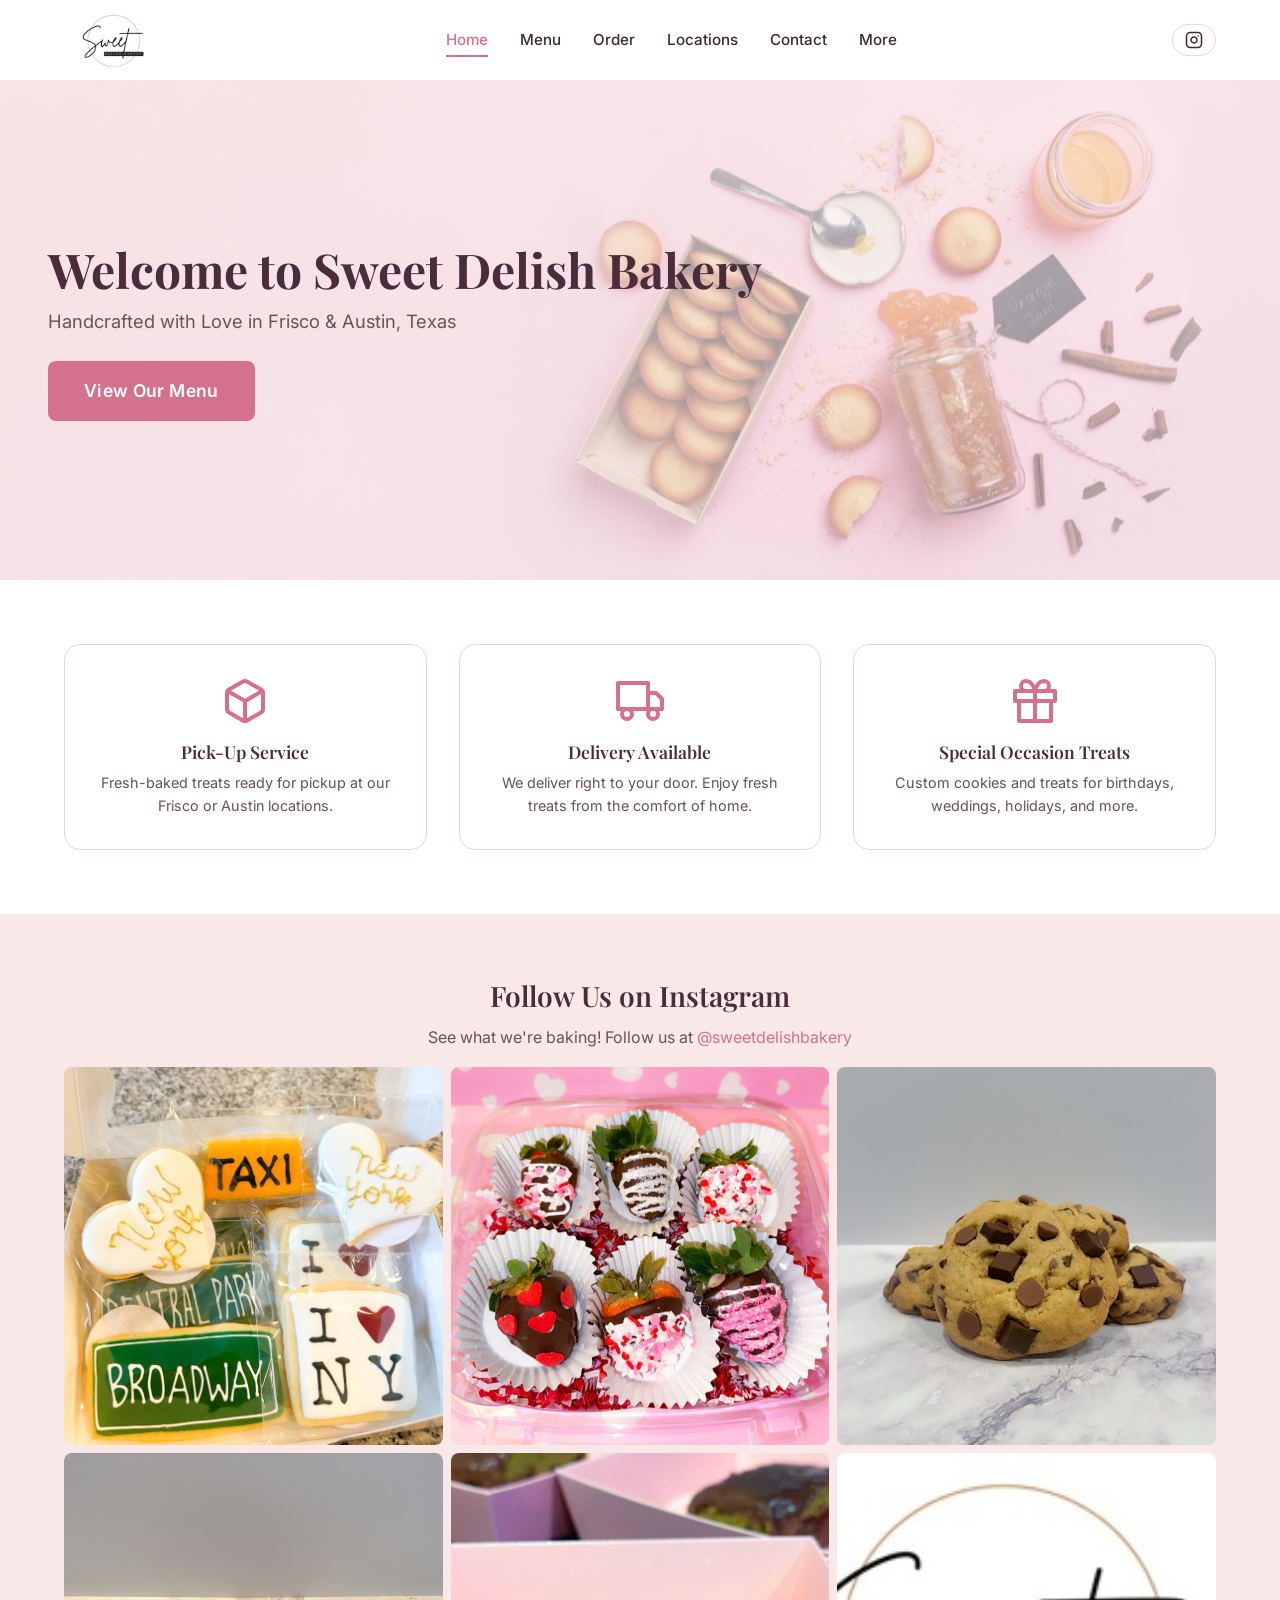
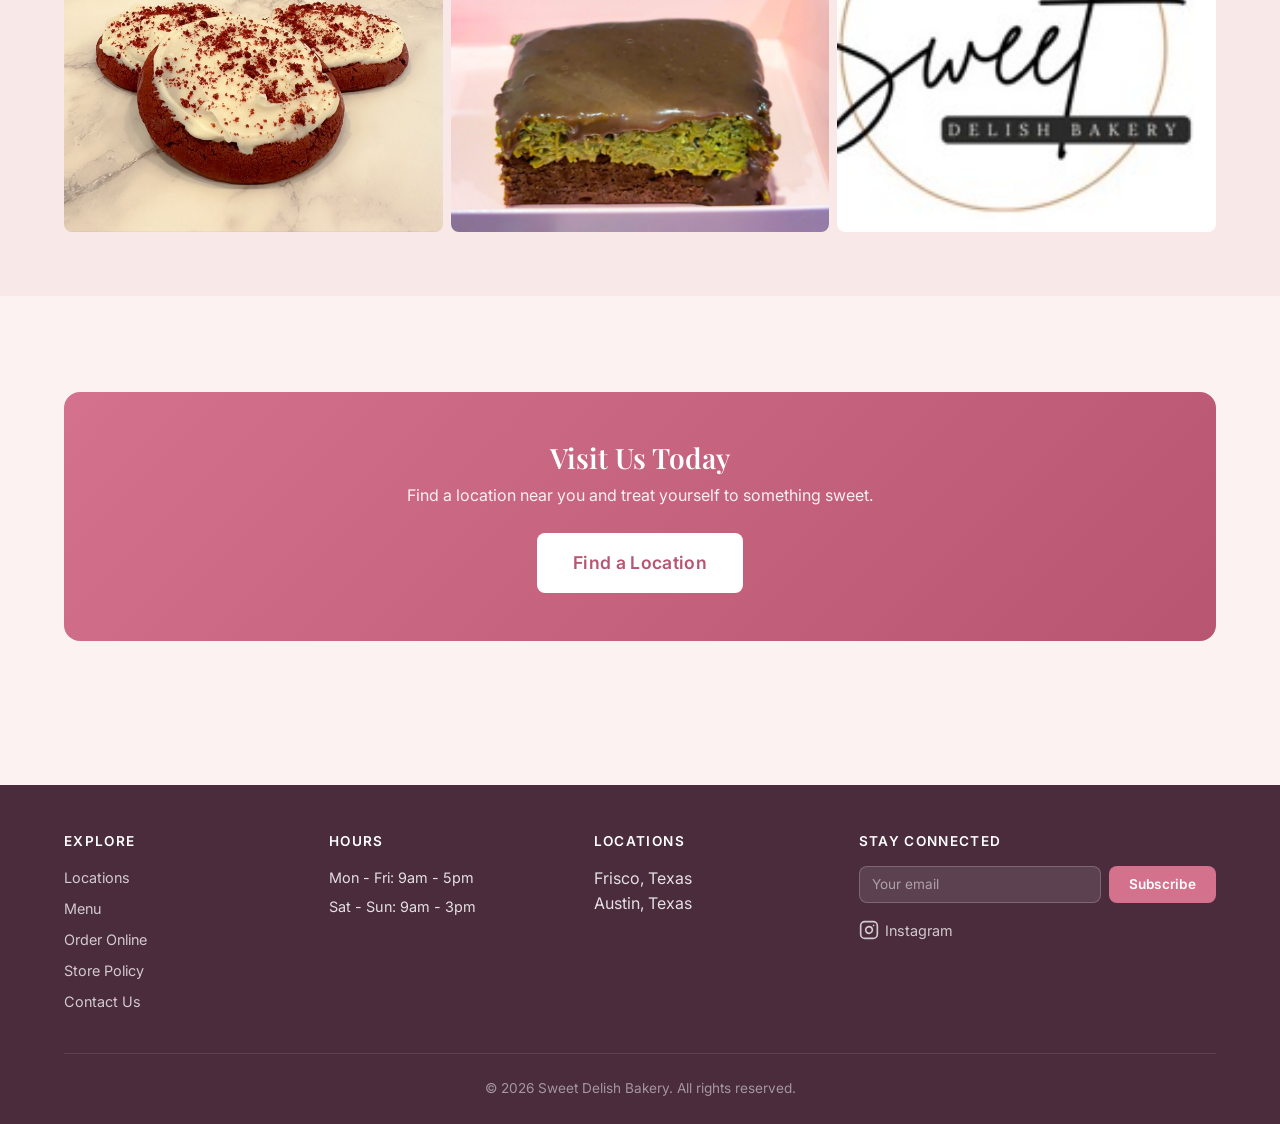
<file: index.html>
<!DOCTYPE html>
<html lang="en">
<head>
  <meta charset="UTF-8">
  <meta name="viewport" content="width=device-width, initial-scale=1.0">
  <title>Sweet Delish Bakery — Handcrafted Cookies &amp; Treats in Frisco &amp; Austin, TX</title>
  <meta name="description" content="Handcrafted cookies, brownies, and chocolate-covered treats made with fresh, halal/kosher ingredients. Visit us in Frisco and Austin, Texas.">
  <link rel="canonical" href="https://sweetdelishbakeryllc.com/">

  <!-- Open Graph -->
  <meta property="og:title" content="Sweet Delish Bakery — Handcrafted Cookies &amp; Treats in Frisco &amp; Austin, TX">
  <meta property="og:description" content="Handcrafted cookies, brownies, and chocolate-covered treats made with fresh, halal/kosher ingredients. Visit us in Frisco and Austin, Texas.">
  <meta property="og:image" content="https://sweetdelishbakeryllc.com/images/hero-slide-1.jpg">
  <meta property="og:url" content="https://sweetdelishbakeryllc.com/">
  <meta property="og:type" content="website">
  <meta property="og:locale" content="en_US">
  <meta property="og:site_name" content="Sweet Delish Bakery">

  <!-- Twitter Card -->
  <meta name="twitter:card" content="summary_large_image">
  <meta name="twitter:title" content="Sweet Delish Bakery — Handcrafted Cookies &amp; Treats in Frisco &amp; Austin, TX">
  <meta name="twitter:description" content="Handcrafted cookies, brownies, and chocolate-covered treats made with fresh, halal/kosher ingredients. Visit us in Frisco and Austin, Texas.">
  <meta name="twitter:image" content="https://sweetdelishbakeryllc.com/images/hero-slide-1.jpg">

  <!-- Google Fonts -->
  <link rel="preconnect" href="https://fonts.googleapis.com">
  <link rel="preconnect" href="https://fonts.gstatic.com" crossorigin>
  <link href="https://fonts.googleapis.com/css2?family=Playfair+Display:wght@400;600;700&family=Inter:wght@400;500;600&display=swap" rel="stylesheet">

  <!-- Stylesheet -->
  <link rel="stylesheet" href="css/styles.css">
  <link rel="icon" href="images/logo.jpg" type="image/jpeg">

  <!-- JSON-LD Structured Data -->
  <script type="application/ld+json">
  {
    "@context": "https://schema.org",
    "@type": "Bakery",
    "name": "Sweet Delish Bakery",
    "url": "https://sweetdelishbakeryllc.com/",
    "logo": "https://sweetdelishbakeryllc.com/images/logo.jpg",
    "description": "Handcrafted cookies, brownies, and chocolate-covered treats made with fresh, halal/kosher ingredients. Visit us in Frisco and Austin, Texas.",
    "email": "sweetdelishbakery@gmail.com",
    "sameAs": [
      "https://www.instagram.com/sweetdelishbakery/"
    ],
    "address": [
      {
        "@type": "PostalAddress",
        "addressLocality": "Frisco",
        "addressRegion": "TX",
        "postalCode": "75034",
        "addressCountry": "US"
      },
      {
        "@type": "PostalAddress",
        "addressLocality": "Austin",
        "addressRegion": "TX",
        "postalCode": "78758",
        "addressCountry": "US"
      }
    ],
    "openingHoursSpecification": [
      {
        "@type": "OpeningHoursSpecification",
        "dayOfWeek": ["Monday", "Tuesday", "Wednesday", "Thursday", "Friday"],
        "opens": "09:00",
        "closes": "17:00"
      },
      {
        "@type": "OpeningHoursSpecification",
        "dayOfWeek": ["Saturday", "Sunday"],
        "opens": "09:00",
        "closes": "15:00"
      }
    ],
    "priceRange": "$$",
    "servesCuisine": "Bakery",
    "paymentAccepted": "Cash, Credit Card, Debit Card, Venmo, Zelle"
  }
  </script>
</head>
<body>

  <!-- ======================== HEADER ======================== -->
  <header class="site-header">
    <div class="container header-inner">
      <a href="index.html" class="logo">
        <img src="images/logo.jpg" alt="Sweet Delish Bakery Logo">
      </a>

      <nav class="main-nav">
        <ul class="nav-links">
          <li><a href="index.html" class="active">Home</a></li>
          <li><a href="menu.html">Menu</a></li>
          <li><a href="order.html">Order</a></li>
          <li><a href="locations.html">Locations</a></li>
          <li><a href="contact.html">Contact</a></li>
          <li class="nav-dropdown">
            <a href="#">More</a>
            <ul class="dropdown-menu">
              <li><a href="policy.html">Store Policy</a></li>
              <li><a href="faq.html">FAQ</a></li>
              <li><a href="shipping.html">Shipping &amp; Pickup</a></li>
            </ul>
          </li>
        </ul>
      </nav>

      <div class="header-actions">
        <a href="https://www.instagram.com/sweetdelishbakery/" target="_blank" rel="noopener noreferrer" class="header-instagram" aria-label="Follow us on Instagram">
          <svg xmlns="http://www.w3.org/2000/svg" width="18" height="18" viewBox="0 0 24 24" fill="none" stroke="currentColor" stroke-width="2" stroke-linecap="round" stroke-linejoin="round"><rect x="2" y="2" width="20" height="20" rx="5" ry="5"/><path d="M16 11.37A4 4 0 1 1 12.63 8 4 4 0 0 1 16 11.37z"/><line x1="17.5" y1="6.5" x2="17.51" y2="6.5"/></svg>
        </a>

        <button id="mobile-menu-toggle" class="hamburger" aria-label="Open menu" aria-expanded="false">
          <span></span>
          <span></span>
          <span></span>
        </button>
      </div>
    </div>

    <!-- Mobile Nav Overlay -->
    <div class="mobile-nav" id="mobile-nav">
      <a href="index.html">Home</a>
      <a href="menu.html">Menu</a>
      <a href="order.html">Order</a>
      <a href="locations.html">Locations</a>
      <a href="contact.html">Contact</a>
      <a href="policy.html">Store Policy</a>
      <a href="faq.html">FAQ</a>
      <a href="shipping.html">Shipping &amp; Pickup</a>
      <a href="https://www.instagram.com/sweetdelishbakery/" target="_blank" rel="noopener noreferrer">Instagram</a>
    </div>
  </header>

  <!-- ======================== MAIN ======================== -->
  <main>

    <!-- Hero Section -->
    <section class="hero">
      <div class="hero-slide active">
        <img src="images/hero-slide-1.jpg" alt="Sweet Delish Bakery handcrafted cookies and treats">
      </div>
      <div class="hero-slide">
        <img src="images/hero-slide-2.jpg" alt="Fresh baked goods from Sweet Delish Bakery">
      </div>
      <div class="hero-overlay">
        <h1>Welcome to Sweet Delish Bakery</h1>
        <p>Handcrafted with Love in Frisco &amp; Austin, Texas</p>
        <a href="menu.html" class="btn btn-primary btn-lg">View Our Menu</a>
      </div>
    </section>

    <!-- Services Section -->
    <section class="section section-white">
      <div class="container">
        <div class="services-grid">
          <div class="service-card">
            <div class="service-icon">
              <svg xmlns="http://www.w3.org/2000/svg" width="48" height="48" viewBox="0 0 24 24" fill="none" stroke="currentColor" stroke-width="2" stroke-linecap="round" stroke-linejoin="round"><path d="M21 16V8a2 2 0 0 0-1-1.73l-7-4a2 2 0 0 0-2 0l-7 4A2 2 0 0 0 3 8v8a2 2 0 0 0 1 1.73l7 4a2 2 0 0 0 2 0l7-4A2 2 0 0 0 21 16z"/><polyline points="3.27 6.96 12 12.01 20.73 6.96"/><line x1="12" y1="22.08" x2="12" y2="12"/></svg>
            </div>
            <h3>Pick-Up Service</h3>
            <p>Fresh-baked treats ready for pickup at our Frisco or Austin locations.</p>
          </div>
          <div class="service-card">
            <div class="service-icon">
              <svg xmlns="http://www.w3.org/2000/svg" width="48" height="48" viewBox="0 0 24 24" fill="none" stroke="currentColor" stroke-width="2" stroke-linecap="round" stroke-linejoin="round"><rect x="1" y="3" width="15" height="13"/><polygon points="16 8 20 8 23 11 23 16 16 16 16 8"/><circle cx="5.5" cy="18.5" r="2.5"/><circle cx="18.5" cy="18.5" r="2.5"/></svg>
            </div>
            <h3>Delivery Available</h3>
            <p>We deliver right to your door. Enjoy fresh treats from the comfort of home.</p>
          </div>
          <div class="service-card">
            <div class="service-icon">
              <svg xmlns="http://www.w3.org/2000/svg" width="48" height="48" viewBox="0 0 24 24" fill="none" stroke="currentColor" stroke-width="2" stroke-linecap="round" stroke-linejoin="round"><polyline points="20 12 20 22 4 22 4 12"/><rect x="2" y="7" width="20" height="5"/><line x1="12" y1="22" x2="12" y2="7"/><path d="M12 7H7.5a2.5 2.5 0 0 1 0-5C11 2 12 7 12 7z"/><path d="M12 7h4.5a2.5 2.5 0 0 0 0-5C13 2 12 7 12 7z"/></svg>
            </div>
            <h3>Special Occasion Treats</h3>
            <p>Custom cookies and treats for birthdays, weddings, holidays, and more.</p>
          </div>
        </div>
      </div>
    </section>

    <!-- Instagram Section -->
    <section class="section section-alt">
      <div class="container">
        <h2 class="text-center">Follow Us on Instagram</h2>
        <p class="text-center text-light">See what we're baking! Follow us at <a href="https://www.instagram.com/sweetdelishbakery/" target="_blank" rel="noopener noreferrer">@sweetdelishbakery</a></p>
        <div class="instagram-grid">
          <img src="images/frosted-sugar-cookies.jpg" alt="Frosted sugar cookies" loading="lazy">
          <img src="images/chocolate-covered-strawberries.jpg" alt="Chocolate covered strawberries" loading="lazy">
          <img src="images/chocolate-chip-cookies.jpg" alt="Chocolate chip cookies" loading="lazy">
          <img src="images/red-velvet-cookies.jpg" alt="Red velvet cookies" loading="lazy">
          <img src="images/dubai-brownie.jpg" alt="Dubai brownie" loading="lazy">
          <img src="images/logo.jpg" alt="Sweet Delish Bakery" loading="lazy">
        </div>
      </div>
    </section>

    <!-- CTA Banner -->
    <section class="section">
      <div class="container">
        <div class="cta-banner">
          <h2>Visit Us Today</h2>
          <p>Find a location near you and treat yourself to something sweet.</p>
          <a href="locations.html" class="btn btn-lg">Find a Location</a>
        </div>
      </div>
    </section>

  </main>

  <!-- ======================== FOOTER ======================== -->
  <footer class="site-footer">
    <div class="container">
      <div class="footer-grid">
        <div>
          <h3>Explore</h3>
          <a href="locations.html">Locations</a>
          <a href="menu.html">Menu</a>
          <a href="order.html">Order Online</a>
          <a href="policy.html">Store Policy</a>
          <a href="contact.html">Contact Us</a>
        </div>
        <div>
          <h3>Hours</h3>
          <p>Mon - Fri: 9am - 5pm</p>
          <p>Sat - Sun: 9am - 3pm</p>
        </div>
        <div>
          <h3>Locations</h3>
          <ul>
            <li>Frisco, Texas</li>
            <li>Austin, Texas</li>
          </ul>
        </div>
        <div>
          <h3>Stay Connected</h3>
          <form class="newsletter-form" action="#" method="post">
            <input type="email" placeholder="Your email" aria-label="Email address" required>
            <button type="submit" class="btn btn-primary btn-sm">Subscribe</button>
          </form>
          <div class="footer-social">
            <a href="https://www.instagram.com/sweetdelishbakery/" target="_blank" rel="noopener noreferrer" aria-label="Follow us on Instagram">
              <svg xmlns="http://www.w3.org/2000/svg" width="20" height="20" viewBox="0 0 24 24" fill="none" stroke="currentColor" stroke-width="2" stroke-linecap="round" stroke-linejoin="round"><rect x="2" y="2" width="20" height="20" rx="5" ry="5"/><path d="M16 11.37A4 4 0 1 1 12.63 8 4 4 0 0 1 16 11.37z"/><line x1="17.5" y1="6.5" x2="17.51" y2="6.5"/></svg>
              Instagram
            </a>
          </div>
        </div>
      </div>
      <div class="footer-bottom">
        &copy; 2026 Sweet Delish Bakery. All rights reserved.
      </div>
    </div>
  </footer>

  <script src="js/main.js" defer></script>
</body>
</html>
</file>
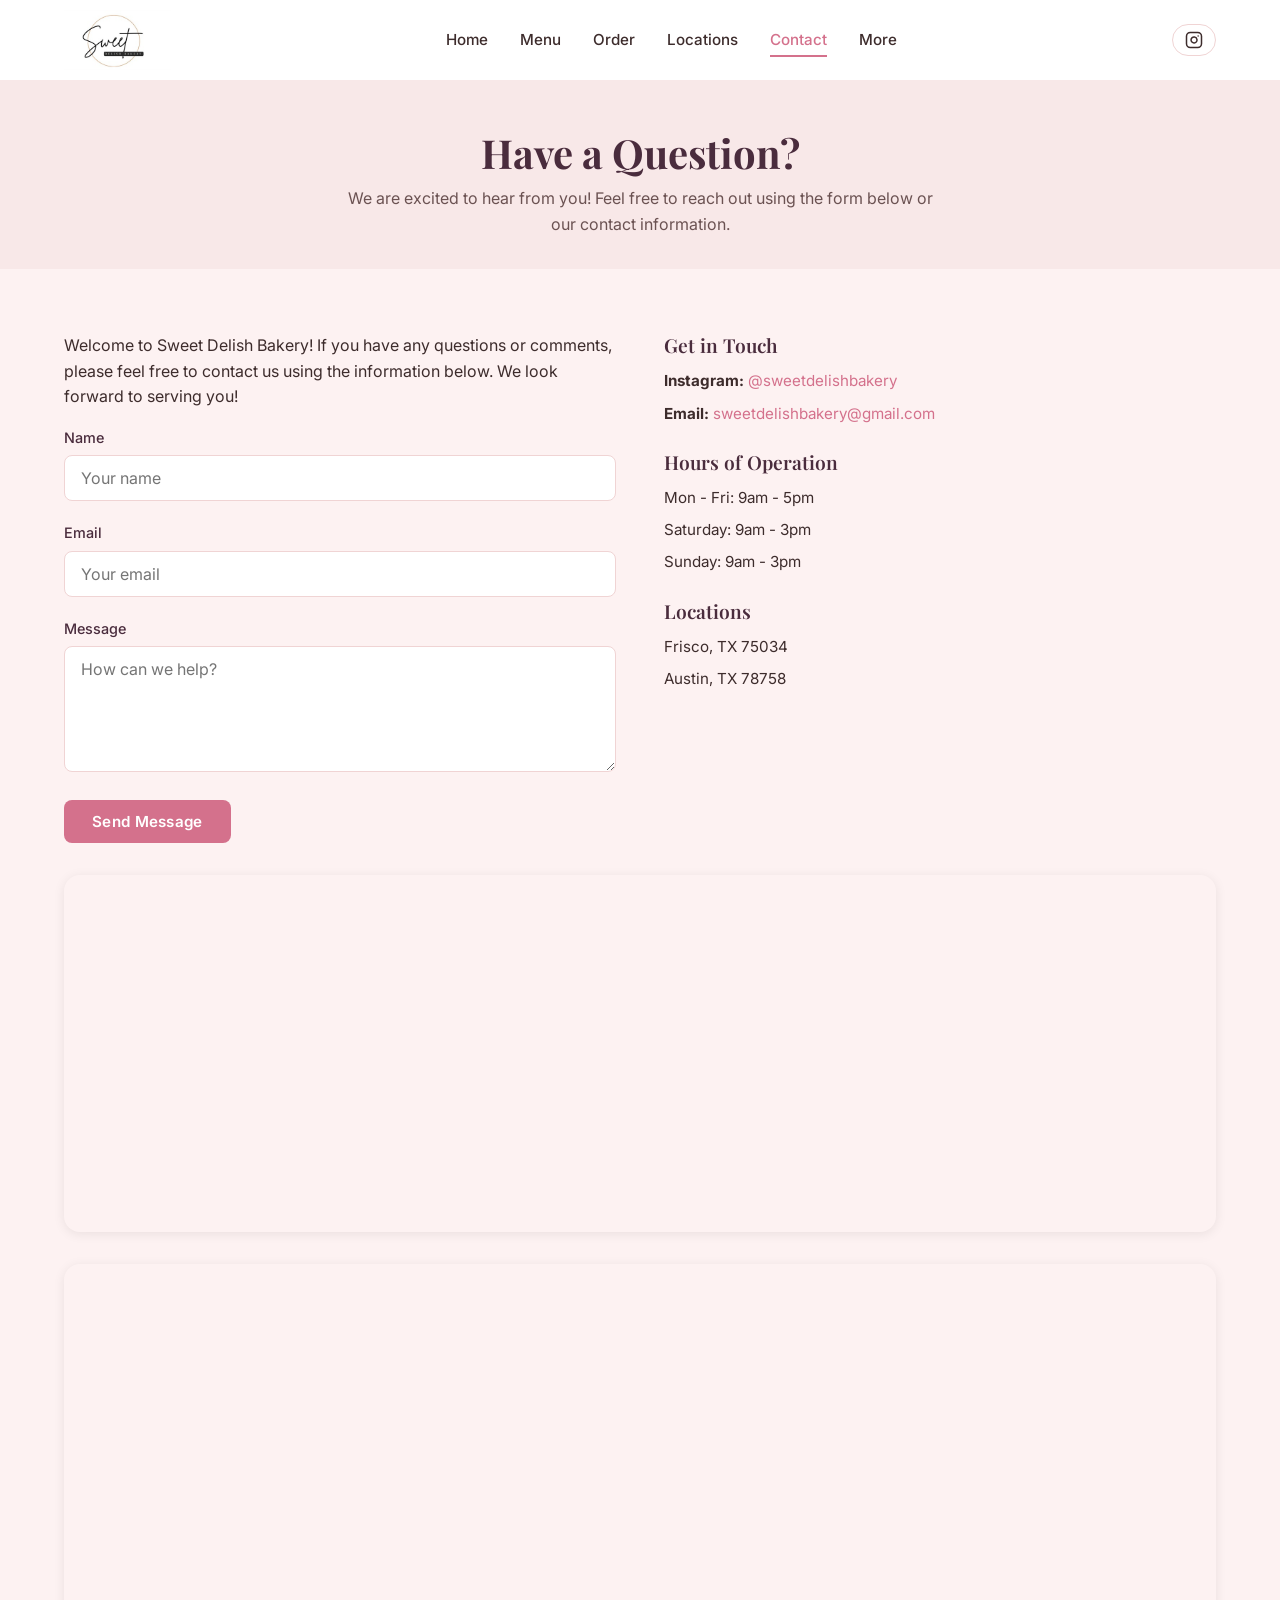
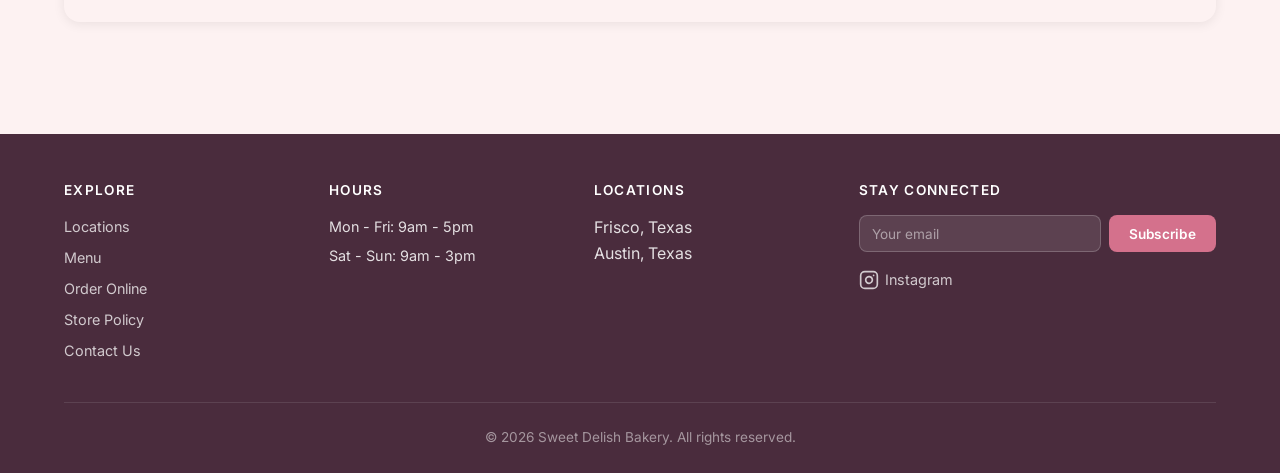
<file: contact.html>
<!DOCTYPE html>
<html lang="en">
<head>
  <meta charset="UTF-8">
  <meta name="viewport" content="width=device-width, initial-scale=1.0">
  <title>Contact Us | Sweet Delish Bakery — Frisco &amp; Austin, TX</title>
  <meta name="description" content="Get in touch with Sweet Delish Bakery. Email us, find our hours, or visit us in Frisco or Austin, Texas. We'd love to hear from you!">
  <link rel="canonical" href="https://sweetdelishbakeryllc.com/contact.html">
  <meta property="og:title" content="Contact Us | Sweet Delish Bakery">
  <meta property="og:description" content="Get in touch with Sweet Delish Bakery. Email us, find our hours, or visit us in Frisco or Austin, Texas.">
  <meta property="og:image" content="https://sweetdelishbakeryllc.com/images/logo.jpg">
  <meta property="og:url" content="https://sweetdelishbakeryllc.com/contact.html">
  <meta property="og:type" content="website">
  <meta property="og:locale" content="en_US">
  <meta property="og:site_name" content="Sweet Delish Bakery">
  <meta name="twitter:card" content="summary_large_image">
  <meta name="twitter:title" content="Contact Us | Sweet Delish Bakery">
  <meta name="twitter:description" content="Get in touch with Sweet Delish Bakery in Frisco and Austin, Texas.">
  <meta name="twitter:image" content="https://sweetdelishbakeryllc.com/images/logo.jpg">
  <link rel="preconnect" href="https://fonts.googleapis.com">
  <link rel="preconnect" href="https://fonts.gstatic.com" crossorigin>
  <link href="https://fonts.googleapis.com/css2?family=Playfair+Display:wght@400;600;700&family=Inter:wght@400;500;600&display=swap" rel="stylesheet">
  <link rel="stylesheet" href="css/styles.css">
  <link rel="icon" href="images/logo.jpg" type="image/jpeg">

  <script type="application/ld+json">
  {
    "@context": "https://schema.org",
    "@type": "Bakery",
    "name": "Sweet Delish Bakery",
    "url": "https://sweetdelishbakeryllc.com",
    "logo": "https://sweetdelishbakeryllc.com/images/logo.jpg",
    "email": "sweetdelishbakery@gmail.com",
    "sameAs": ["https://www.instagram.com/sweetdelishbakery/"],
    "address": [
      {"@type": "PostalAddress", "addressLocality": "Frisco", "addressRegion": "TX", "postalCode": "75034", "addressCountry": "US"},
      {"@type": "PostalAddress", "addressLocality": "Austin", "addressRegion": "TX", "postalCode": "78758", "addressCountry": "US"}
    ],
    "openingHoursSpecification": [
      {"@type": "OpeningHoursSpecification", "dayOfWeek": ["Monday","Tuesday","Wednesday","Thursday","Friday"], "opens": "09:00", "closes": "17:00"},
      {"@type": "OpeningHoursSpecification", "dayOfWeek": ["Saturday","Sunday"], "opens": "09:00", "closes": "15:00"}
    ],
    "contactPoint": {
      "@type": "ContactPoint",
      "email": "sweetdelishbakery@gmail.com",
      "contactType": "customer service"
    }
  }
  </script>
</head>
<body>
  <!-- Header -->
  <header class="site-header">
    <div class="container header-inner">
      <a href="index.html" class="logo"><img src="images/logo.jpg" alt="Sweet Delish Bakery Logo"></a>
      <nav class="main-nav"><ul class="nav-links">
        <li><a href="index.html">Home</a></li>
        <li><a href="menu.html">Menu</a></li>
        <li><a href="order.html">Order</a></li>
        <li><a href="locations.html">Locations</a></li>
        <li><a href="contact.html" class="active">Contact</a></li>
        <li class="nav-dropdown"><a href="#">More</a><ul class="dropdown-menu">
          <li><a href="policy.html">Store Policy</a></li>
          <li><a href="faq.html">FAQ</a></li>
          <li><a href="shipping.html">Shipping &amp; Pickup</a></li>
        </ul></li>
      </ul></nav>
      <div class="header-actions">
        <a href="https://www.instagram.com/sweetdelishbakery/" target="_blank" rel="noopener" class="header-instagram" aria-label="Follow us on Instagram">
          <svg xmlns="http://www.w3.org/2000/svg" width="18" height="18" viewBox="0 0 24 24" fill="none" stroke="currentColor" stroke-width="2" stroke-linecap="round" stroke-linejoin="round"><rect x="2" y="2" width="20" height="20" rx="5" ry="5"/><path d="M16 11.37A4 4 0 1 1 12.63 8 4 4 0 0 1 16 11.37z"/><line x1="17.5" y1="6.5" x2="17.51" y2="6.5"/></svg>
        </a>
        <button id="mobile-menu-toggle" class="hamburger" aria-label="Open menu"><span></span><span></span><span></span></button>
      </div>
    </div>
    <div class="mobile-nav" id="mobile-nav">
      <a href="index.html">Home</a><a href="menu.html">Menu</a><a href="order.html">Order</a><a href="locations.html">Locations</a><a href="contact.html">Contact</a><a href="policy.html">Store Policy</a><a href="faq.html">FAQ</a><a href="shipping.html">Shipping &amp; Pickup</a>
    </div>
  </header>

  <main>
    <div class="page-header">
      <h1>Have a Question?</h1>
      <p>We are excited to hear from you! Feel free to reach out using the form below or our contact information.</p>
    </div>

    <section class="section">
      <div class="container">
        <div class="contact-layout">
          <!-- Contact Form -->
          <div>
            <p>Welcome to Sweet Delish Bakery! If you have any questions or comments, please feel free to contact us using the information below. We look forward to serving you!</p>
            <form id="contact-form" action="#" method="POST">
              <div class="form-group">
                <label for="name">Name</label>
                <input type="text" id="name" name="name" placeholder="Your name" required>
              </div>
              <div class="form-group">
                <label for="email">Email</label>
                <input type="email" id="email" name="email" placeholder="Your email" required>
              </div>
              <div class="form-group">
                <label for="message">Message</label>
                <textarea id="message" name="message" rows="5" placeholder="How can we help?" required></textarea>
              </div>
              <button type="submit" class="btn btn-primary">Send Message</button>
            </form>
            <div class="form-success hidden" id="form-success">Thank you! We'll get back to you soon.</div>
          </div>

          <!-- Contact Info -->
          <aside class="contact-info">
            <h2>Get in Touch</h2>
            <p><strong>Instagram:</strong> <a href="https://www.instagram.com/sweetdelishbakery/" target="_blank" rel="noopener">@sweetdelishbakery</a></p>
            <p><strong>Email:</strong> <a href="mailto:sweetdelishbakery@gmail.com">sweetdelishbakery@gmail.com</a></p>

            <h2>Hours of Operation</h2>
            <p>Mon - Fri: 9am - 5pm</p>
            <p>Saturday: 9am - 3pm</p>
            <p>Sunday: 9am - 3pm</p>

            <h2>Locations</h2>
            <p>Frisco, TX 75034</p>
            <p>Austin, TX 78758</p>
          </aside>
        </div>

        <!-- Google Map -->
        <div class="map-section">
          <iframe src="https://www.google.com/maps/embed?pb=!1m18!1m12!1m3!1d107012.39287672516!2d-96.88726!3d33.15072!2m3!1f0!2f0!3f0!3m2!1i1024!2i768!4f13.1!3m3!1m2!1s0x864c3d8e10c7db97%3A0xc5e7a33b4fda1a52!2sFrisco%2C%20TX!5e0!3m2!1sen!2sus!4v1700000000000" loading="lazy" referrerpolicy="no-referrer-when-downgrade" title="Sweet Delish Bakery location in Frisco, Texas" allowfullscreen></iframe>
        </div>

        <div class="map-section">
          <iframe src="https://www.google.com/maps/embed?pb=!1m18!1m12!1m3!1d110271.12355619884!2d-97.8222!3d30.3672!2m3!1f0!2f0!3f0!3m2!1i1024!2i768!4f13.1!3m3!1m2!1s0x8644ca1b89725b1b%3A0x1a320c60aba10a0!2sAustin%2C%20TX%2078758!5e0!3m2!1sen!2sus!4v1700000000002" loading="lazy" referrerpolicy="no-referrer-when-downgrade" title="Sweet Delish Bakery — Austin, Texas" allowfullscreen></iframe>
        </div>
      </div>
    </section>
  </main>

  <!-- Footer -->
  <footer class="site-footer">
    <div class="container">
      <div class="footer-grid">
        <div><h3>Explore</h3><a href="locations.html">Locations</a><a href="menu.html">Menu</a><a href="order.html">Order Online</a><a href="policy.html">Store Policy</a><a href="contact.html">Contact Us</a></div>
        <div><h3>Hours</h3><p>Mon - Fri: 9am - 5pm</p><p>Sat - Sun: 9am - 3pm</p></div>
        <div><h3>Locations</h3><ul><li>Frisco, Texas</li><li>Austin, Texas</li></ul></div>
        <div><h3>Stay Connected</h3>
          <form class="newsletter-form" action="#" method="post"><input type="email" placeholder="Your email" aria-label="Email for newsletter" required><button type="submit" class="btn btn-primary btn-sm">Subscribe</button></form>
          <div class="footer-social"><a href="https://www.instagram.com/sweetdelishbakery/" target="_blank" rel="noopener" aria-label="Instagram"><svg xmlns="http://www.w3.org/2000/svg" width="20" height="20" viewBox="0 0 24 24" fill="none" stroke="currentColor" stroke-width="2" stroke-linecap="round" stroke-linejoin="round"><rect x="2" y="2" width="20" height="20" rx="5" ry="5"/><path d="M16 11.37A4 4 0 1 1 12.63 8 4 4 0 0 1 16 11.37z"/><line x1="17.5" y1="6.5" x2="17.51" y2="6.5"/></svg> Instagram</a></div>
        </div>
      </div>
      <div class="footer-bottom">&copy; 2026 Sweet Delish Bakery. All rights reserved.</div>
    </div>
  </footer>
  <script src="js/main.js" defer></script>
</body>
</html>
</file>
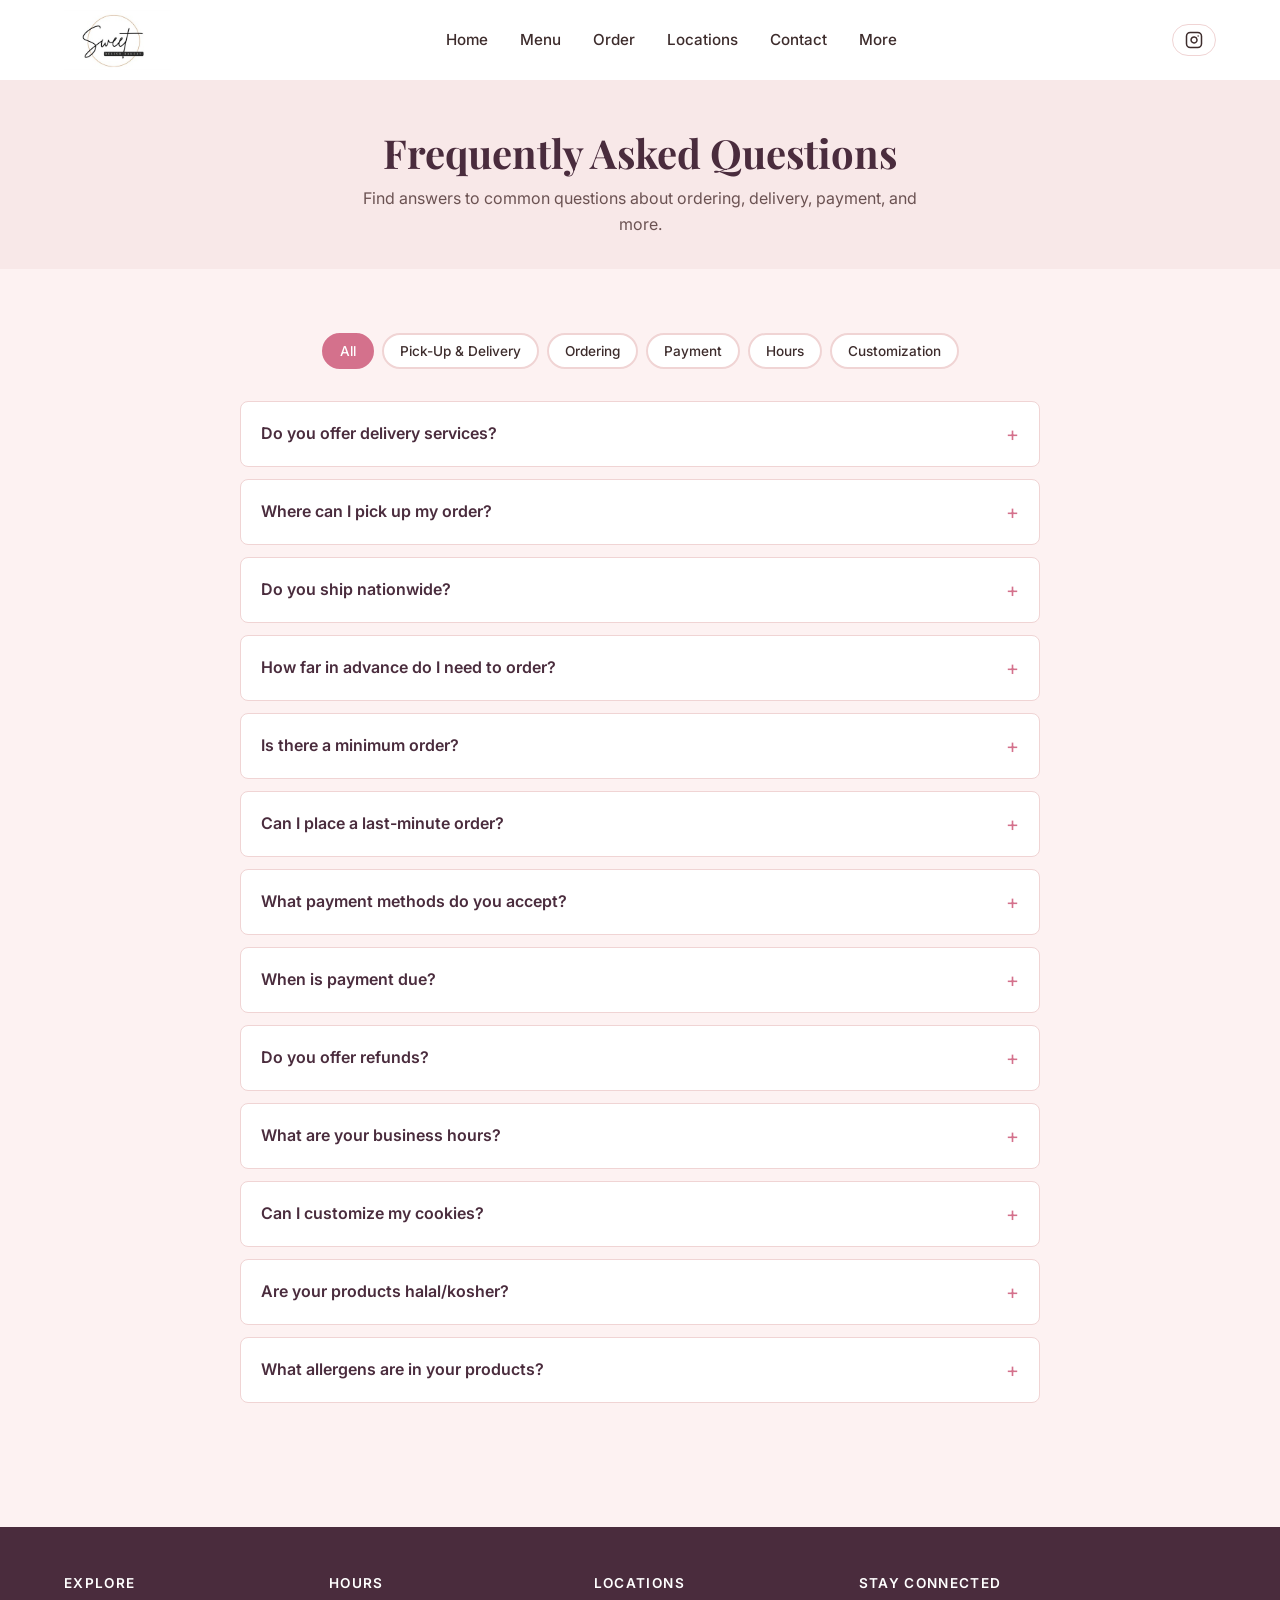
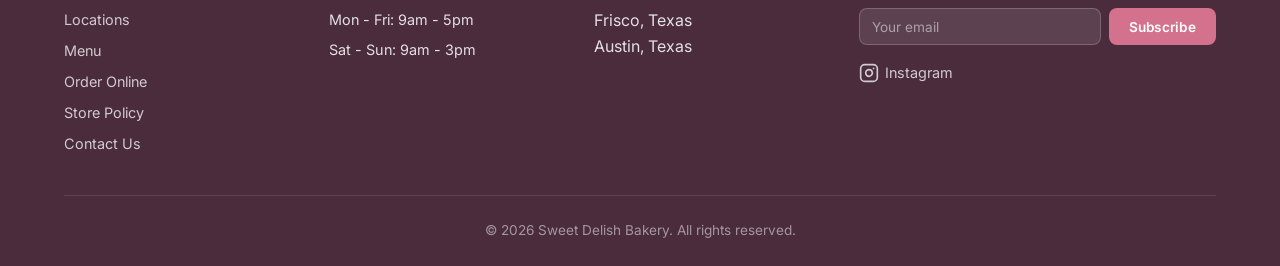
<file: faq.html>
<!DOCTYPE html>
<html lang="en">
<head>
  <meta charset="UTF-8">
  <meta name="viewport" content="width=device-width, initial-scale=1.0">
  <title>FAQ — Frequently Asked Questions | Sweet Delish Bakery</title>
  <meta name="description" content="Find answers about delivery, pickup, ordering process, payment methods, bakery hours, and cookie customization at Sweet Delish Bakery in Frisco and Austin, TX.">
  <link rel="canonical" href="https://sweetdelishbakeryllc.com/faq.html">
  <meta property="og:title" content="FAQ | Sweet Delish Bakery">
  <meta property="og:description" content="Answers about delivery, ordering, payment, hours, and customization.">
  <meta property="og:image" content="https://sweetdelishbakeryllc.com/images/logo.jpg">
  <meta property="og:url" content="https://sweetdelishbakeryllc.com/faq.html">
  <meta property="og:type" content="website">
  <meta property="og:locale" content="en_US">
  <meta property="og:site_name" content="Sweet Delish Bakery">
  <meta name="twitter:card" content="summary">
  <meta name="twitter:title" content="FAQ | Sweet Delish Bakery">
  <meta name="twitter:description" content="Frequently asked questions about Sweet Delish Bakery.">
  <link rel="preconnect" href="https://fonts.googleapis.com">
  <link rel="preconnect" href="https://fonts.gstatic.com" crossorigin>
  <link href="https://fonts.googleapis.com/css2?family=Playfair+Display:wght@400;600;700&family=Inter:wght@400;500;600&display=swap" rel="stylesheet">
  <link rel="stylesheet" href="css/styles.css">
  <link rel="icon" href="images/logo.jpg" type="image/jpeg">

  <script type="application/ld+json">
  {
    "@context": "https://schema.org",
    "@type": "FAQPage",
    "mainEntity": [
      {
        "@type": "Question",
        "name": "Do you offer delivery services?",
        "acceptedAnswer": {"@type": "Answer", "text": "Yes, we deliver! You can also pick up your order at our locations in Frisco, TX and Austin, TX."}
      },
      {
        "@type": "Question",
        "name": "Where can I pick up my order?",
        "acceptedAnswer": {"@type": "Answer", "text": "You can pick up your order at either of our locations: Frisco, TX 75034 or Austin, TX 78758. Pickup is available during our business hours."}
      },
      {
        "@type": "Question",
        "name": "How far in advance do I need to order?",
        "acceptedAnswer": {"@type": "Answer", "text": "Please place your order at least 5 days in advance. Orders made 2-3 days before pickup will incur an additional $10 late order fee."}
      },
      {
        "@type": "Question",
        "name": "Is there a minimum order?",
        "acceptedAnswer": {"@type": "Answer", "text": "There is no minimum order amount. You can order as little as a single Dubai Chocolate Brownie or as much as 5 dozen cookies!"}
      },
      {
        "@type": "Question",
        "name": "What payment methods do you accept?",
        "acceptedAnswer": {"@type": "Answer", "text": "We accept Venmo, Zelle, and Credit/Debit cards. A 100% deposit is required to confirm your order."}
      },
      {
        "@type": "Question",
        "name": "Do you offer refunds?",
        "acceptedAnswer": {"@type": "Answer", "text": "We do not provide refunds. If your order is not picked up at the scheduled time and date without prior notification, we reserve the right to redistribute your cookies."}
      },
      {
        "@type": "Question",
        "name": "What are your business hours?",
        "acceptedAnswer": {"@type": "Answer", "text": "Monday through Friday: 9am - 5pm. Saturday and Sunday: 9am - 3pm."}
      },
      {
        "@type": "Question",
        "name": "Can I customize my cookies?",
        "acceptedAnswer": {"@type": "Answer", "text": "Absolutely! Our frosted sugar cookies are fully customizable. Share images and provide precise instructions for colors, styles, writing, and decorations. Please note that color accuracy may not be 100% guaranteed."}
      },
      {
        "@type": "Question",
        "name": "Are your products halal/kosher?",
        "acceptedAnswer": {"@type": "Answer", "text": "Yes! All our cookies and treats are crafted with fresh, high-quality ingredients that are 100% halal/kosher."}
      },
      {
        "@type": "Question",
        "name": "What allergens are in your products?",
        "acceptedAnswer": {"@type": "Answer", "text": "Our products contain the following allergens: eggs, nuts, and wheat. Some items also contain peanuts (Peanut Butter Blossom Cookies) and tree nuts (Dubai Chocolate Brownies). Please contact us if you have specific allergy concerns."}
      }
    ]
  }
  </script>
</head>
<body>
  <!-- Header -->
  <header class="site-header">
    <div class="container header-inner">
      <a href="index.html" class="logo"><img src="images/logo.jpg" alt="Sweet Delish Bakery Logo"></a>
      <nav class="main-nav"><ul class="nav-links">
        <li><a href="index.html">Home</a></li>
        <li><a href="menu.html">Menu</a></li>
        <li><a href="order.html">Order</a></li>
        <li><a href="locations.html">Locations</a></li>
        <li><a href="contact.html">Contact</a></li>
        <li class="nav-dropdown"><a href="#">More</a><ul class="dropdown-menu">
          <li><a href="policy.html">Store Policy</a></li>
          <li><a href="faq.html">FAQ</a></li>
          <li><a href="shipping.html">Shipping &amp; Pickup</a></li>
        </ul></li>
      </ul></nav>
      <div class="header-actions">
        <a href="https://www.instagram.com/sweetdelishbakery/" target="_blank" rel="noopener" class="header-instagram" aria-label="Follow us on Instagram">
          <svg xmlns="http://www.w3.org/2000/svg" width="18" height="18" viewBox="0 0 24 24" fill="none" stroke="currentColor" stroke-width="2" stroke-linecap="round" stroke-linejoin="round"><rect x="2" y="2" width="20" height="20" rx="5" ry="5"/><path d="M16 11.37A4 4 0 1 1 12.63 8 4 4 0 0 1 16 11.37z"/><line x1="17.5" y1="6.5" x2="17.51" y2="6.5"/></svg>
        </a>
        <button id="mobile-menu-toggle" class="hamburger" aria-label="Open menu"><span></span><span></span><span></span></button>
      </div>
    </div>
    <div class="mobile-nav" id="mobile-nav">
      <a href="index.html">Home</a><a href="menu.html">Menu</a><a href="order.html">Order</a><a href="locations.html">Locations</a><a href="contact.html">Contact</a><a href="policy.html">Store Policy</a><a href="faq.html">FAQ</a><a href="shipping.html">Shipping &amp; Pickup</a>
    </div>
  </header>

  <main>
    <div class="page-header">
      <h1>Frequently Asked Questions</h1>
      <p>Find answers to common questions about ordering, delivery, payment, and more.</p>
    </div>

    <section class="section">
      <div class="container">
        <!-- Category Tabs -->
        <div class="faq-tabs">
          <button class="faq-tab active" data-category="all">All</button>
          <button class="faq-tab" data-category="pickup">Pick-Up &amp; Delivery</button>
          <button class="faq-tab" data-category="ordering">Ordering</button>
          <button class="faq-tab" data-category="payment">Payment</button>
          <button class="faq-tab" data-category="hours">Hours</button>
          <button class="faq-tab" data-category="customization">Customization</button>
        </div>

        <!-- FAQ List -->
        <div class="faq-list">
          <!-- Pick-Up & Delivery -->
          <details class="faq-item" data-category="pickup">
            <summary>Do you offer delivery services?</summary>
            <div class="faq-answer">
              <p>Yes, we deliver! You can also pick up your order at our locations in Frisco, TX and Austin, TX.</p>
            </div>
          </details>

          <details class="faq-item" data-category="pickup">
            <summary>Where can I pick up my order?</summary>
            <div class="faq-answer">
              <p>You can pick up your order at either of our locations: Frisco, TX 75034 or Austin, TX 78758. Pickup is available during our business hours.</p>
            </div>
          </details>

          <details class="faq-item" data-category="pickup">
            <summary>Do you ship nationwide?</summary>
            <div class="faq-answer">
              <p>Currently, we offer pickup and local delivery in the Frisco and Austin, Texas areas. Nationwide shipping is not available at this time, but stay tuned for updates!</p>
            </div>
          </details>

          <!-- Ordering -->
          <details class="faq-item" data-category="ordering">
            <summary>How far in advance do I need to order?</summary>
            <div class="faq-answer">
              <p>Please place your order at least 5 days in advance. Orders made 2-3 days before pickup will incur an additional $10 late order fee.</p>
            </div>
          </details>

          <details class="faq-item" data-category="ordering">
            <summary>Is there a minimum order?</summary>
            <div class="faq-answer">
              <p>There is no minimum order amount. You can order as little as a single Dubai Chocolate Brownie or as much as 5 dozen cookies!</p>
            </div>
          </details>

          <details class="faq-item" data-category="ordering">
            <summary>Can I place a last-minute order?</summary>
            <div class="faq-answer">
              <p>We do accept orders with less than 5 days notice when possible, but a $10 late order fee will apply. Please <a href="contact.html">contact us</a> to check availability.</p>
            </div>
          </details>

          <!-- Payment -->
          <details class="faq-item" data-category="payment">
            <summary>What payment methods do you accept?</summary>
            <div class="faq-answer">
              <p>We accept Venmo, Zelle, and Credit/Debit cards. A 100% deposit is required to confirm your order.</p>
            </div>
          </details>

          <details class="faq-item" data-category="payment">
            <summary>When is payment due?</summary>
            <div class="faq-answer">
              <p>Payment is due upon order confirmation. Your order is considered verified only upon receipt of the full 100% deposit.</p>
            </div>
          </details>

          <details class="faq-item" data-category="payment">
            <summary>Do you offer refunds?</summary>
            <div class="faq-answer">
              <p>We do not provide refunds. If your order is not picked up at the scheduled time and date without prior notification, we reserve the right to redistribute your cookies.</p>
            </div>
          </details>

          <!-- Hours -->
          <details class="faq-item" data-category="hours">
            <summary>What are your business hours?</summary>
            <div class="faq-answer">
              <p>Monday through Friday: 9am - 5pm<br>Saturday and Sunday: 9am - 3pm</p>
            </div>
          </details>

          <!-- Customization -->
          <details class="faq-item" data-category="customization">
            <summary>Can I customize my cookies?</summary>
            <div class="faq-answer">
              <p>Absolutely! Our frosted sugar cookies are fully customizable. Share images and provide precise instructions for colors, styles, writing, and decorations. Please note that color accuracy may not be 100% guaranteed.</p>
            </div>
          </details>

          <details class="faq-item" data-category="customization">
            <summary>Are your products halal/kosher?</summary>
            <div class="faq-answer">
              <p>Yes! All our cookies and treats are crafted with fresh, high-quality ingredients that are 100% halal/kosher.</p>
            </div>
          </details>

          <details class="faq-item" data-category="customization">
            <summary>What allergens are in your products?</summary>
            <div class="faq-answer">
              <p>Our products contain the following allergens: eggs, nuts, and wheat. Some items also contain peanuts (Peanut Butter Blossom Cookies) and tree nuts (Dubai Chocolate Brownies). Please <a href="contact.html">contact us</a> if you have specific allergy concerns.</p>
            </div>
          </details>
        </div>
      </div>
    </section>
  </main>

  <!-- Footer -->
  <footer class="site-footer">
    <div class="container">
      <div class="footer-grid">
        <div><h3>Explore</h3><a href="locations.html">Locations</a><a href="menu.html">Menu</a><a href="order.html">Order Online</a><a href="policy.html">Store Policy</a><a href="contact.html">Contact Us</a></div>
        <div><h3>Hours</h3><p>Mon - Fri: 9am - 5pm</p><p>Sat - Sun: 9am - 3pm</p></div>
        <div><h3>Locations</h3><ul><li>Frisco, Texas</li><li>Austin, Texas</li></ul></div>
        <div><h3>Stay Connected</h3>
          <form class="newsletter-form" action="#" method="post"><input type="email" placeholder="Your email" aria-label="Email for newsletter" required><button type="submit" class="btn btn-primary btn-sm">Subscribe</button></form>
          <div class="footer-social"><a href="https://www.instagram.com/sweetdelishbakery/" target="_blank" rel="noopener" aria-label="Instagram"><svg xmlns="http://www.w3.org/2000/svg" width="20" height="20" viewBox="0 0 24 24" fill="none" stroke="currentColor" stroke-width="2" stroke-linecap="round" stroke-linejoin="round"><rect x="2" y="2" width="20" height="20" rx="5" ry="5"/><path d="M16 11.37A4 4 0 1 1 12.63 8 4 4 0 0 1 16 11.37z"/><line x1="17.5" y1="6.5" x2="17.51" y2="6.5"/></svg> Instagram</a></div>
        </div>
      </div>
      <div class="footer-bottom">&copy; 2026 Sweet Delish Bakery. All rights reserved.</div>
    </div>
  </footer>
  <script src="js/main.js" defer></script>
</body>
</html>
</file>
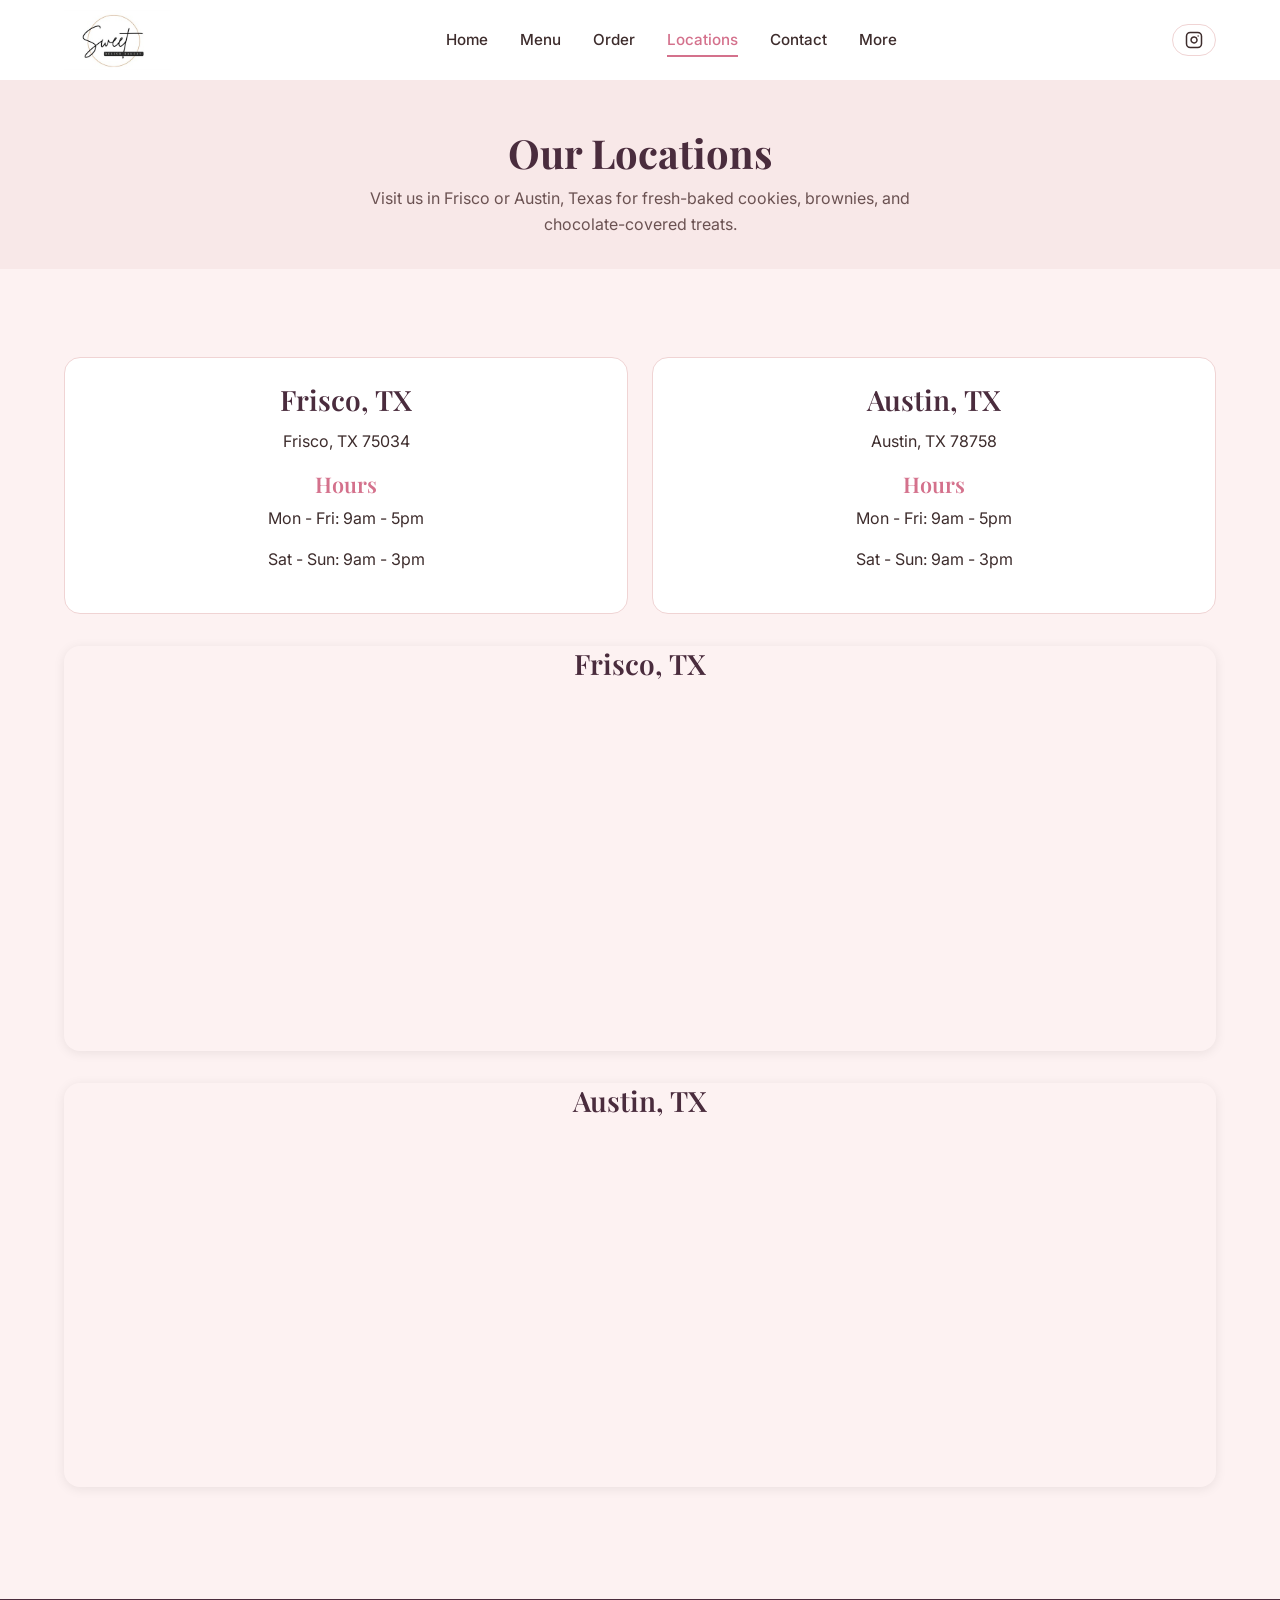
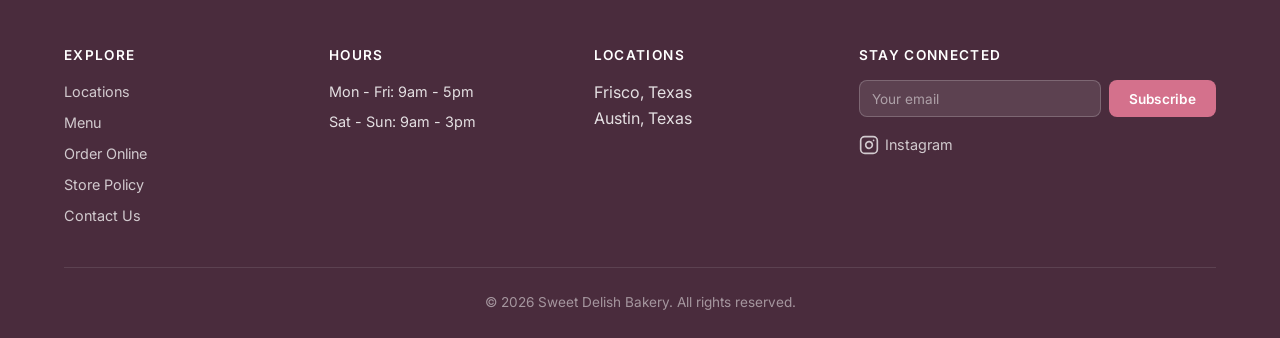
<file: locations.html>
<!DOCTYPE html>
<html lang="en">
<head>
  <meta charset="UTF-8">
  <meta name="viewport" content="width=device-width, initial-scale=1.0">
  <title>Locations — Frisco &amp; Austin, TX | Sweet Delish Bakery</title>
  <meta name="description" content="Visit Sweet Delish Bakery in Frisco, TX or Austin, TX. Find hours, directions, and details for both locations.">
  <link rel="canonical" href="https://sweetdelishbakeryllc.com/locations.html">
  <meta property="og:title" content="Locations | Sweet Delish Bakery">
  <meta property="og:description" content="Visit Sweet Delish Bakery in Frisco, TX or Austin, TX. Find hours, directions, and details for both locations.">
  <meta property="og:image" content="https://sweetdelishbakeryllc.com/images/logo.jpg">
  <meta property="og:url" content="https://sweetdelishbakeryllc.com/locations.html">
  <meta property="og:type" content="website">
  <meta property="og:locale" content="en_US">
  <meta property="og:site_name" content="Sweet Delish Bakery">
  <meta name="twitter:card" content="summary">
  <meta name="twitter:title" content="Locations | Sweet Delish Bakery">
  <meta name="twitter:description" content="Visit Sweet Delish Bakery in Frisco or Austin, Texas.">
  <meta name="twitter:image" content="https://sweetdelishbakeryllc.com/images/logo.jpg">
  <link rel="preconnect" href="https://fonts.googleapis.com">
  <link rel="preconnect" href="https://fonts.gstatic.com" crossorigin>
  <link href="https://fonts.googleapis.com/css2?family=Playfair+Display:wght@400;600;700&family=Inter:wght@400;500;600&display=swap" rel="stylesheet">
  <link rel="stylesheet" href="css/styles.css">
  <link rel="icon" href="images/logo.jpg" type="image/jpeg">

  <script type="application/ld+json">
  {
    "@context": "https://schema.org",
    "@type": "Bakery",
    "name": "Sweet Delish Bakery",
    "url": "https://sweetdelishbakeryllc.com",
    "logo": "https://sweetdelishbakeryllc.com/images/logo.jpg",
    "email": "sweetdelishbakery@gmail.com",
    "sameAs": ["https://www.instagram.com/sweetdelishbakery/"],
    "address": [
      {"@type": "PostalAddress", "addressLocality": "Frisco", "addressRegion": "TX", "postalCode": "75034", "addressCountry": "US"},
      {"@type": "PostalAddress", "addressLocality": "Austin", "addressRegion": "TX", "postalCode": "78758", "addressCountry": "US"}
    ],
    "openingHoursSpecification": [
      {"@type": "OpeningHoursSpecification", "dayOfWeek": ["Monday","Tuesday","Wednesday","Thursday","Friday"], "opens": "09:00", "closes": "17:00"},
      {"@type": "OpeningHoursSpecification", "dayOfWeek": ["Saturday","Sunday"], "opens": "09:00", "closes": "15:00"}
    ]
  }
  </script>
</head>
<body>
  <!-- Header -->
  <header class="site-header">
    <div class="container header-inner">
      <a href="index.html" class="logo"><img src="images/logo.jpg" alt="Sweet Delish Bakery Logo"></a>
      <nav class="main-nav"><ul class="nav-links">
        <li><a href="index.html">Home</a></li>
        <li><a href="menu.html">Menu</a></li>
        <li><a href="order.html">Order</a></li>
        <li><a href="locations.html" class="active">Locations</a></li>
        <li><a href="contact.html">Contact</a></li>
        <li class="nav-dropdown"><a href="#">More</a><ul class="dropdown-menu">
          <li><a href="policy.html">Store Policy</a></li>
          <li><a href="faq.html">FAQ</a></li>
          <li><a href="shipping.html">Shipping &amp; Pickup</a></li>
        </ul></li>
      </ul></nav>
      <div class="header-actions">
        <a href="https://www.instagram.com/sweetdelishbakery/" target="_blank" rel="noopener" class="header-instagram" aria-label="Follow us on Instagram">
          <svg xmlns="http://www.w3.org/2000/svg" width="18" height="18" viewBox="0 0 24 24" fill="none" stroke="currentColor" stroke-width="2" stroke-linecap="round" stroke-linejoin="round"><rect x="2" y="2" width="20" height="20" rx="5" ry="5"/><path d="M16 11.37A4 4 0 1 1 12.63 8 4 4 0 0 1 16 11.37z"/><line x1="17.5" y1="6.5" x2="17.51" y2="6.5"/></svg>
        </a>
        <button id="mobile-menu-toggle" class="hamburger" aria-label="Open menu"><span></span><span></span><span></span></button>
      </div>
    </div>
    <div class="mobile-nav" id="mobile-nav">
      <a href="index.html">Home</a><a href="menu.html">Menu</a><a href="order.html">Order</a><a href="locations.html">Locations</a><a href="contact.html">Contact</a><a href="policy.html">Store Policy</a><a href="faq.html">FAQ</a><a href="shipping.html">Shipping &amp; Pickup</a>
    </div>
  </header>

  <main>
    <div class="page-header">
      <h1>Our Locations</h1>
      <p>Visit us in Frisco or Austin, Texas for fresh-baked cookies, brownies, and chocolate-covered treats.</p>
    </div>

    <section class="section">
      <div class="container">
        <div class="location-cards">
          <div class="location-card">
            <h2>Frisco, TX</h2>
            <p>Frisco, TX 75034</p>
            <h3>Hours</h3>
            <p>Mon - Fri: 9am - 5pm</p>
            <p>Sat - Sun: 9am - 3pm</p>
          </div>
          <div class="location-card">
            <h2>Austin, TX</h2>
            <p>Austin, TX 78758</p>
            <h3>Hours</h3>
            <p>Mon - Fri: 9am - 5pm</p>
            <p>Sat - Sun: 9am - 3pm</p>
          </div>
        </div>

        <!-- Frisco Map -->
        <div class="map-section">
          <h2 class="text-center">Frisco, TX</h2>
          <iframe src="https://www.google.com/maps/embed?pb=!1m18!1m12!1m3!1d107012.39287672516!2d-96.88726!3d33.15072!2m3!1f0!2f0!3f0!3m2!1i1024!2i768!4f13.1!3m3!1m2!1s0x864c3d8e10c7db97%3A0xc5e7a33b4fda1a52!2sFrisco%2C%20TX!5e0!3m2!1sen!2sus!4v1700000000000" loading="lazy" referrerpolicy="no-referrer-when-downgrade" title="Sweet Delish Bakery — Frisco, Texas" allowfullscreen></iframe>
        </div>

        <!-- Austin Map -->
        <div class="map-section">
          <h2 class="text-center">Austin, TX</h2>
          <iframe src="https://www.google.com/maps/embed?pb=!1m18!1m12!1m3!1d220920.36498702498!2d-97.89631!3d30.30798!2m3!1f0!2f0!3f0!3m2!1i1024!2i768!4f13.1!3m3!1m2!1s0x8644b599a0cc032f%3A0x5d9b464bd469d57a!2sAustin%2C%20TX!5e0!3m2!1sen!2sus!4v1700000000001" loading="lazy" referrerpolicy="no-referrer-when-downgrade" title="Sweet Delish Bakery — Austin, Texas" allowfullscreen></iframe>
        </div>
      </div>
    </section>
  </main>

  <!-- Footer -->
  <footer class="site-footer">
    <div class="container">
      <div class="footer-grid">
        <div><h3>Explore</h3><a href="locations.html">Locations</a><a href="menu.html">Menu</a><a href="order.html">Order Online</a><a href="policy.html">Store Policy</a><a href="contact.html">Contact Us</a></div>
        <div><h3>Hours</h3><p>Mon - Fri: 9am - 5pm</p><p>Sat - Sun: 9am - 3pm</p></div>
        <div><h3>Locations</h3><ul><li>Frisco, Texas</li><li>Austin, Texas</li></ul></div>
        <div><h3>Stay Connected</h3>
          <form class="newsletter-form" action="#" method="post"><input type="email" placeholder="Your email" aria-label="Email for newsletter" required><button type="submit" class="btn btn-primary btn-sm">Subscribe</button></form>
          <div class="footer-social"><a href="https://www.instagram.com/sweetdelishbakery/" target="_blank" rel="noopener" aria-label="Instagram"><svg xmlns="http://www.w3.org/2000/svg" width="20" height="20" viewBox="0 0 24 24" fill="none" stroke="currentColor" stroke-width="2" stroke-linecap="round" stroke-linejoin="round"><rect x="2" y="2" width="20" height="20" rx="5" ry="5"/><path d="M16 11.37A4 4 0 1 1 12.63 8 4 4 0 0 1 16 11.37z"/><line x1="17.5" y1="6.5" x2="17.51" y2="6.5"/></svg> Instagram</a></div>
        </div>
      </div>
      <div class="footer-bottom">&copy; 2026 Sweet Delish Bakery. All rights reserved.</div>
    </div>
  </footer>
  <script src="js/main.js" defer></script>
</body>
</html>
</file>
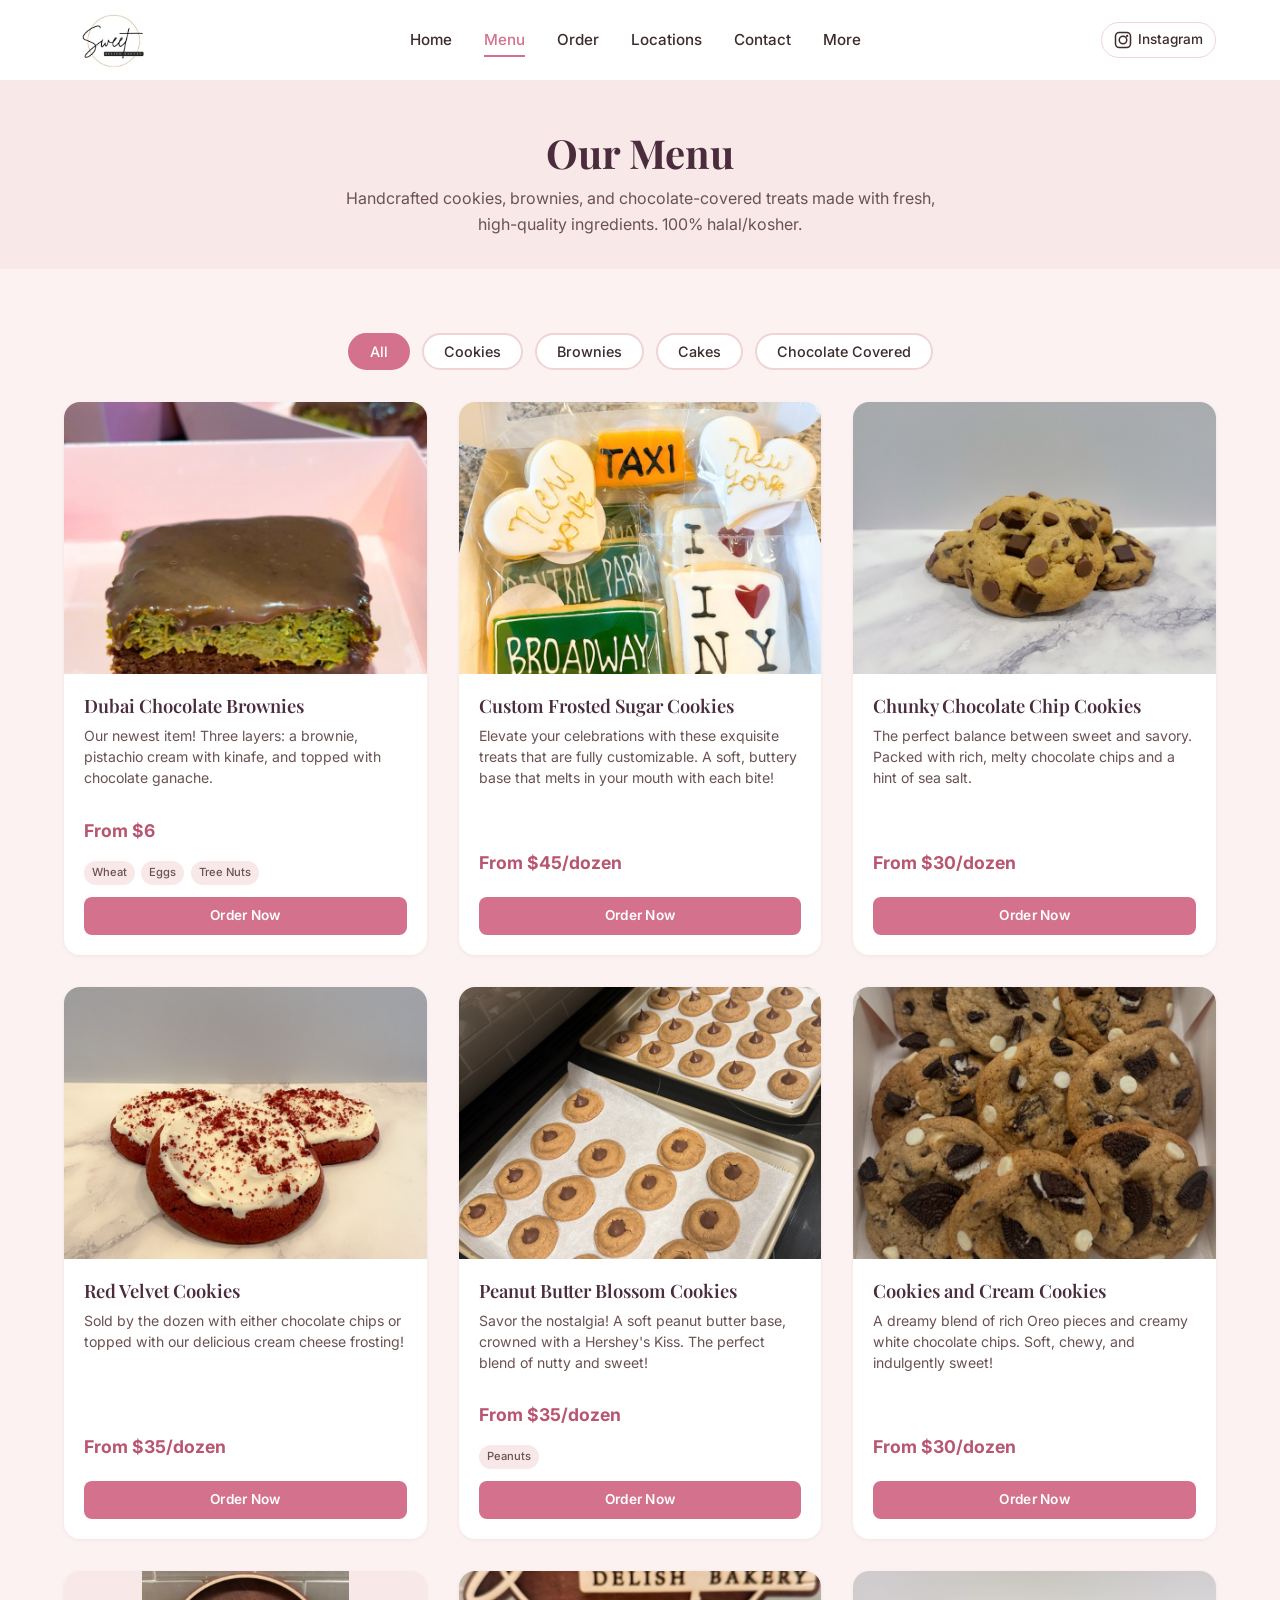
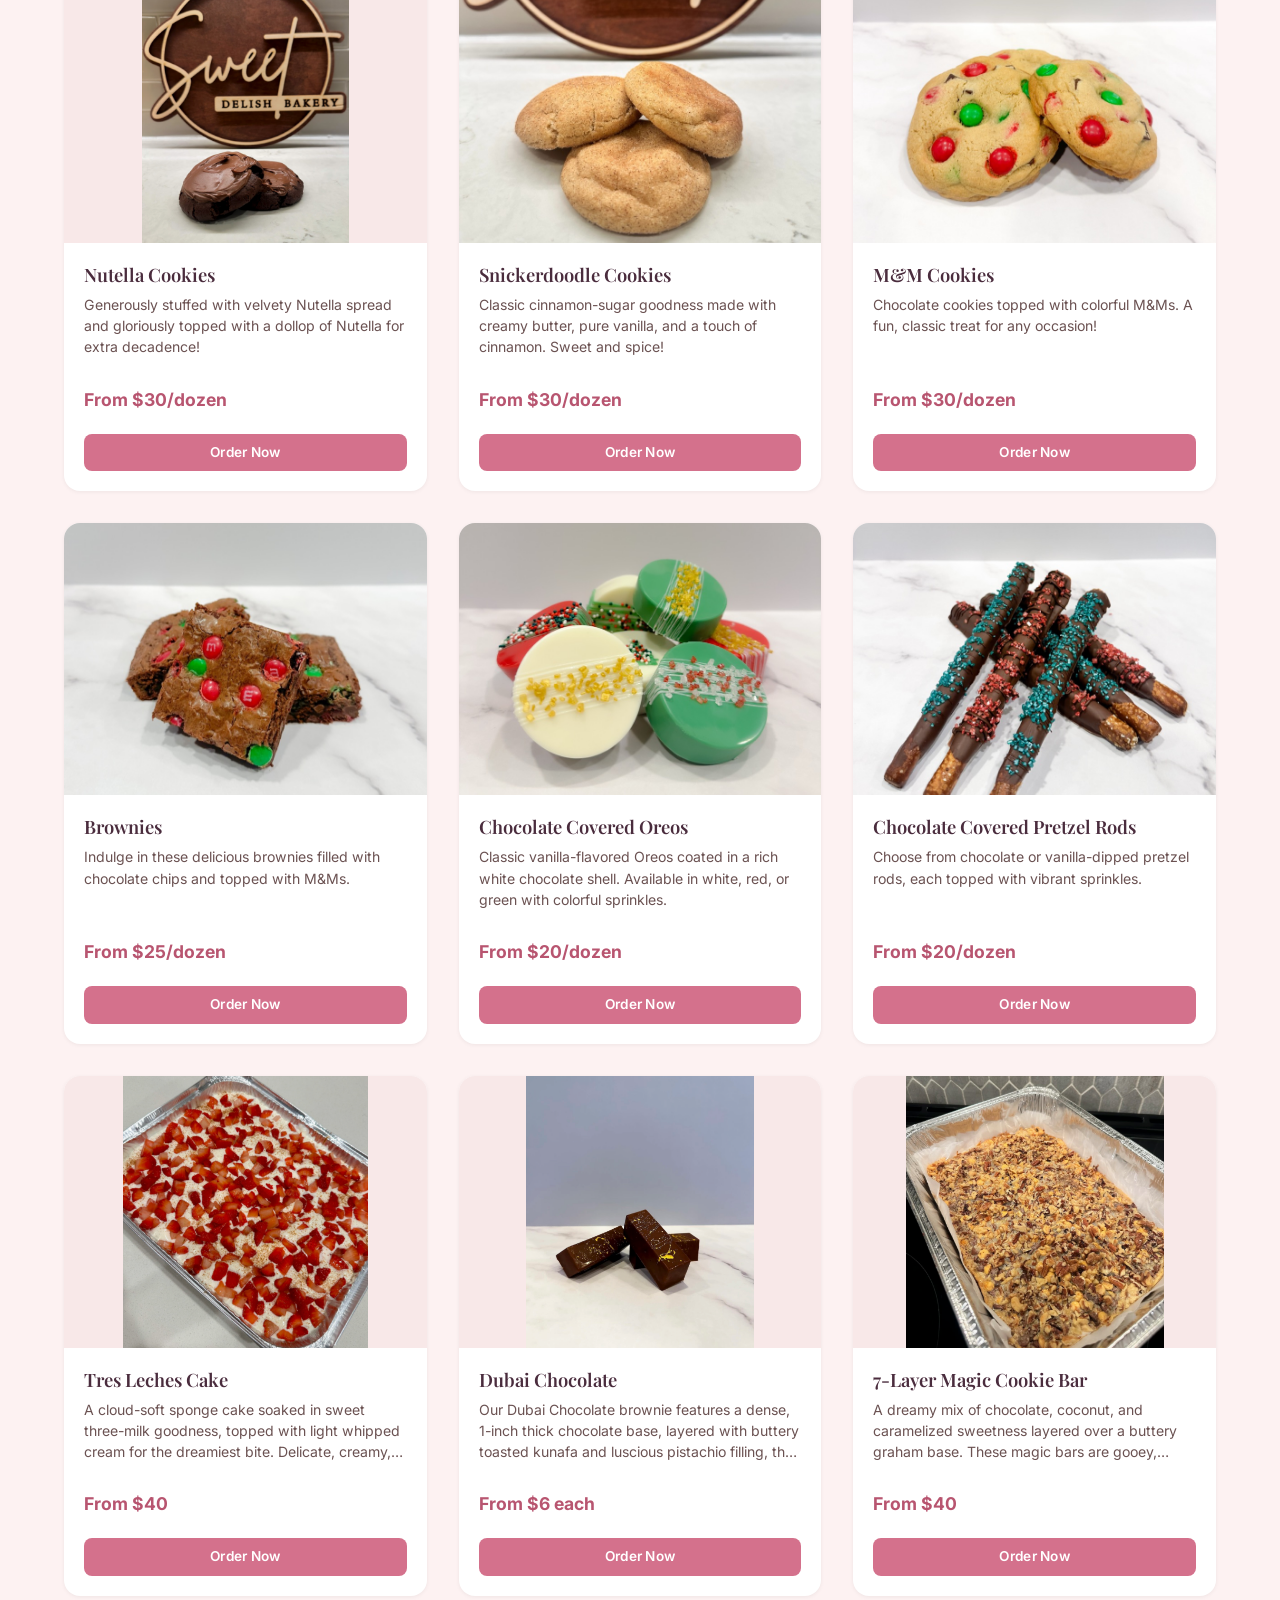
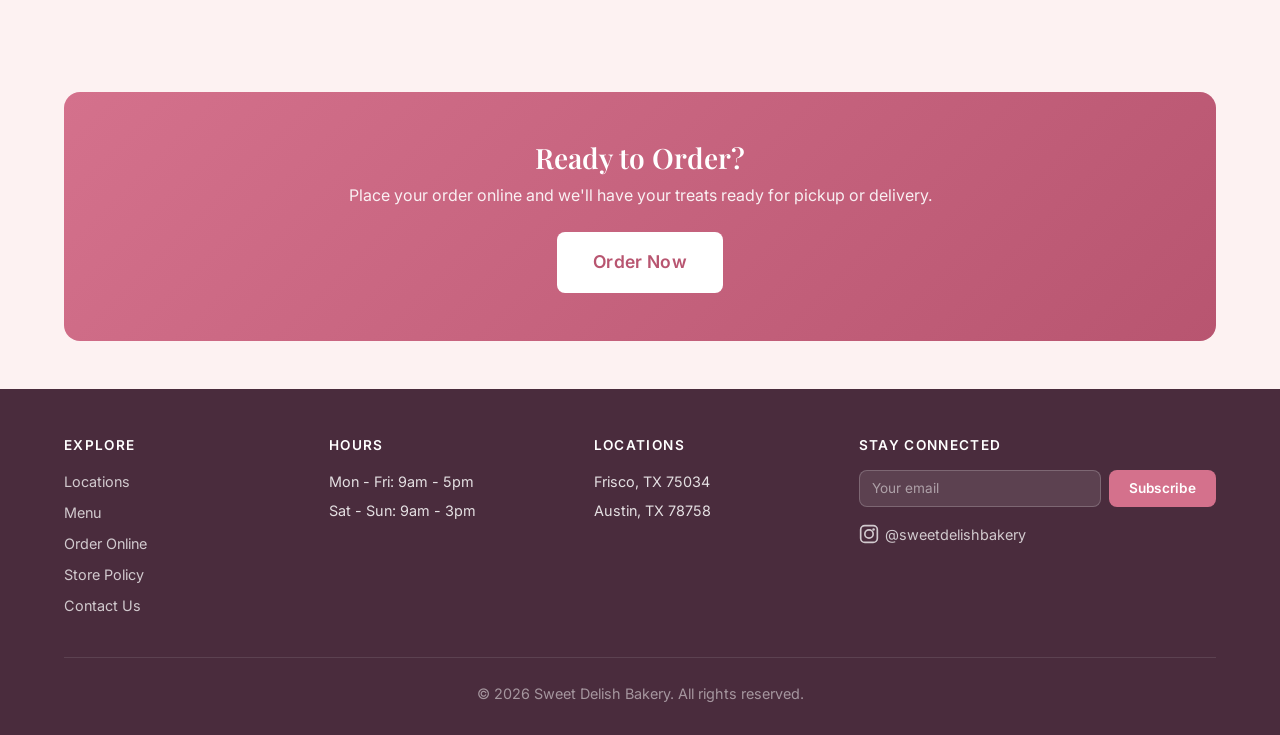
<file: menu.html>
<!DOCTYPE html>
<html lang="en">
<head>
  <meta charset="UTF-8">
  <meta name="viewport" content="width=device-width, initial-scale=1.0">
  <title>Menu — Cookies, Brownies &amp; Chocolate Treats | Sweet Delish Bakery</title>
  <meta name="description" content="Browse our full menu of chunky chocolate chip cookies, custom frosted sugar cookies, Dubai brownies, chocolate covered strawberries, and more. Order by the dozen in Frisco and Austin, TX.">
  <link rel="canonical" href="https://sweetdelishbakeryllc.com/menu.html">
  <meta property="og:title" content="Menu — Cookies, Brownies &amp; Chocolate Treats | Sweet Delish Bakery">
  <meta property="og:description" content="Browse our full menu of chunky chocolate chip cookies, custom frosted sugar cookies, Dubai brownies, chocolate covered strawberries, and more.">
  <meta property="og:image" content="https://sweetdelishbakeryllc.com/images/chocolate-chip-cookies.jpg">
  <meta property="og:url" content="https://sweetdelishbakeryllc.com/menu.html">
  <meta property="og:type" content="website">
  <meta property="og:locale" content="en_US">
  <meta property="og:site_name" content="Sweet Delish Bakery">
  <meta name="twitter:card" content="summary_large_image">
  <meta name="twitter:title" content="Menu — Sweet Delish Bakery">
  <meta name="twitter:description" content="Handcrafted cookies, brownies, and chocolate-covered treats in Frisco and Austin, Texas.">
  <meta name="twitter:image" content="https://sweetdelishbakeryllc.com/images/chocolate-chip-cookies.jpg">
  <link rel="preconnect" href="https://fonts.googleapis.com">
  <link rel="preconnect" href="https://fonts.gstatic.com" crossorigin>
  <link href="https://fonts.googleapis.com/css2?family=Playfair+Display:wght@400;600;700&family=Inter:wght@400;500;600&display=swap" rel="stylesheet">
  <link rel="stylesheet" href="css/styles.css">
  <link rel="icon" href="images/logo.jpg" type="image/jpeg">

  <script type="application/ld+json">
  {
    "@context": "https://schema.org",
    "@type": "Bakery",
    "name": "Sweet Delish Bakery",
    "url": "https://sweetdelishbakeryllc.com",
    "logo": "https://sweetdelishbakeryllc.com/images/logo.jpg",
    "email": "sweetdelishbakery@gmail.com",
    "sameAs": ["https://www.instagram.com/sweetdelishbakery/"],
    "address": [
      {"@type": "PostalAddress", "addressLocality": "Frisco", "addressRegion": "TX", "postalCode": "75034", "addressCountry": "US"},
      {"@type": "PostalAddress", "addressLocality": "Austin", "addressRegion": "TX", "postalCode": "78758", "addressCountry": "US"}
    ],
    "openingHoursSpecification": [
      {"@type": "OpeningHoursSpecification", "dayOfWeek": ["Monday","Tuesday","Wednesday","Thursday","Friday"], "opens": "09:00", "closes": "17:00"},
      {"@type": "OpeningHoursSpecification", "dayOfWeek": ["Saturday","Sunday"], "opens": "09:00", "closes": "15:00"}
    ],
    "hasMenu": {
      "@type": "Menu",
      "hasMenuSection": [
        {
          "@type": "MenuSection",
          "name": "Cookies",
          "hasMenuItem": [
            {"@type": "MenuItem", "name": "Custom Frosted Sugar Cookies", "description": "Soft, buttery cookies that are fully customizable for any celebration.", "offers": {"@type": "Offer", "price": "45.00", "priceCurrency": "USD"}},
            {"@type": "MenuItem", "name": "Chunky Chocolate Chip Cookies", "description": "Rich chocolate chips with a hint of sea salt in a thick, chewy cookie.", "offers": {"@type": "Offer", "price": "30.00", "priceCurrency": "USD"}},
            {"@type": "MenuItem", "name": "Red Velvet Cookies", "description": "Red velvet cookies with chocolate chips or cream cheese frosting.", "offers": {"@type": "Offer", "price": "35.00", "priceCurrency": "USD"}},
            {"@type": "MenuItem", "name": "Snickerdoodle Cookies", "description": "Classic cinnamon-sugar cookies with creamy butter and pure vanilla.", "offers": {"@type": "Offer", "price": "30.00", "priceCurrency": "USD"}},
            {"@type": "MenuItem", "name": "Nutella Cookies", "description": "Generously stuffed with Nutella spread and topped with a dollop of Nutella.", "offers": {"@type": "Offer", "price": "30.00", "priceCurrency": "USD"}},
            {"@type": "MenuItem", "name": "Peanut Butter Blossom Cookies", "description": "A soft peanut butter base, crowned with a Hershey's Kiss.", "offers": {"@type": "Offer", "price": "35.00", "priceCurrency": "USD"}},
            {"@type": "MenuItem", "name": "Cookies and Cream Cookies", "description": "Rich Oreo pieces and creamy white chocolate chips.", "offers": {"@type": "Offer", "price": "30.00", "priceCurrency": "USD"}},
            {"@type": "MenuItem", "name": "M&M Cookies", "description": "Chocolate cookies topped with colorful M&Ms.", "offers": {"@type": "Offer", "price": "30.00", "priceCurrency": "USD"}}
          ]
        },
        {
          "@type": "MenuSection",
          "name": "Brownies",
          "hasMenuItem": [
            {"@type": "MenuItem", "name": "Dubai Chocolate Brownies", "description": "Three layers: brownie, pistachio cream with kinafe, and chocolate ganache.", "offers": {"@type": "Offer", "price": "6.00", "priceCurrency": "USD"}},
            {"@type": "MenuItem", "name": "Dubai Chocolate", "description": "Dense chocolate base with toasted kunafa, pistachio filling, and silky chocolate topping.", "offers": {"@type": "Offer", "price": "6.00", "priceCurrency": "USD"}},
            {"@type": "MenuItem", "name": "Brownies", "description": "Delicious brownies filled with chocolate chips and topped with M&Ms.", "offers": {"@type": "Offer", "price": "25.00", "priceCurrency": "USD"}}
          ]
        },
        {
          "@type": "MenuSection",
          "name": "Cakes",
          "hasMenuItem": [
            {"@type": "MenuItem", "name": "Tres Leches Cake", "description": "Cloud-soft sponge cake soaked in sweet three-milk goodness, topped with light whipped cream.", "offers": {"@type": "Offer", "price": "40.00", "priceCurrency": "USD"}},
            {"@type": "MenuItem", "name": "7-Layer Magic Cookie Bar", "description": "Chocolate, coconut, and caramelized sweetness layered over a buttery graham base.", "offers": {"@type": "Offer", "price": "40.00", "priceCurrency": "USD"}}
          ]
        },
        {
          "@type": "MenuSection",
          "name": "Chocolate Covered",
          "hasMenuItem": [
            {"@type": "MenuItem", "name": "Chocolate Covered Oreos", "description": "Vanilla Oreos coated in white chocolate with colorful sprinkles.", "offers": {"@type": "Offer", "price": "20.00", "priceCurrency": "USD"}},
            {"@type": "MenuItem", "name": "Chocolate Covered Pretzel Rods", "description": "Chocolate or vanilla-dipped pretzel rods with vibrant sprinkles.", "offers": {"@type": "Offer", "price": "20.00", "priceCurrency": "USD"}}
          ]
        }
      ]
    }
  }
  </script>
</head>
<body>
  <!-- Header -->
  <header class="site-header">
    <div class="container header-inner">
      <a href="index.html" class="logo">
        <img src="images/logo.jpg" alt="Sweet Delish Bakery logo" width="120" height="68">
      </a>
      <nav class="main-nav" aria-label="Main navigation">
        <ul class="nav-links">
          <li><a href="index.html">Home</a></li>
          <li><a href="menu.html" class="active">Menu</a></li>
          <li><a href="order.html">Order</a></li>
          <li><a href="locations.html">Locations</a></li>
          <li><a href="contact.html">Contact</a></li>
          <li class="nav-dropdown">
            <a href="#" aria-expanded="false">More</a>
            <ul class="dropdown-menu">
              <li><a href="policy.html">Store Policy</a></li>
              <li><a href="faq.html">FAQ</a></li>
              <li><a href="shipping.html">Shipping &amp; Pickup</a></li>
            </ul>
          </li>
        </ul>
      </nav>
      <div class="header-actions">
        <a href="https://www.instagram.com/sweetdelishbakery/" target="_blank" rel="noopener" class="header-instagram" aria-label="Follow us on Instagram">
          <svg viewBox="0 0 24 24" fill="none" stroke="currentColor" stroke-width="2" stroke-linecap="round" stroke-linejoin="round"><rect x="2" y="2" width="20" height="20" rx="5" ry="5"/><circle cx="12" cy="12" r="5"/><circle cx="17.5" cy="6.5" r="1.5" fill="currentColor" stroke="none"/></svg>
          <span>Instagram</span>
        </a>

        <button id="mobile-menu-toggle" class="hamburger" aria-label="Open menu" aria-expanded="false">
          <span></span><span></span><span></span>
        </button>
      </div>
    </div>
  </header>

  <!-- Mobile Nav -->
  <div class="mobile-nav" id="mobile-nav">
    <a href="index.html">Home</a>
    <a href="menu.html">Menu</a>
    <a href="order.html">Order</a>
    <a href="locations.html">Locations</a>
    <a href="contact.html">Contact</a>
    <a href="policy.html">Store Policy</a>
    <a href="faq.html">FAQ</a>
    <a href="shipping.html">Shipping &amp; Pickup</a>
  </div>

  <main>
    <!-- Page Header -->
    <div class="page-header">
      <h1>Our Menu</h1>
      <p>Handcrafted cookies, brownies, and chocolate-covered treats made with fresh, high-quality ingredients. 100% halal/kosher.</p>
    </div>

    <!-- Filters -->
    <section class="section">
      <div class="container">
        <div class="menu-filters">
          <button class="filter-btn active" data-category="all">All</button>
          <button class="filter-btn" data-category="cookies">Cookies</button>
          <button class="filter-btn" data-category="brownies">Brownies</button>
          <button class="filter-btn" data-category="cakes">Cakes</button>
          <button class="filter-btn" data-category="chocolate-covered">Chocolate Covered</button>
        </div>

        <!-- Product Grid -->
        <div class="product-grid">

          <!-- Dubai Chocolate Brownies -->
          <article class="product-card" data-category="brownies">
            <img src="images/dubai-brownie.jpg" alt="Dubai Chocolate Brownies — Three layers of brownie, pistachio cream, and chocolate ganache" loading="lazy" width="800" height="600">
            <div class="product-card-body">
              <h2>Dubai Chocolate Brownies</h2>
              <p class="description">Our newest item! Three layers: a brownie, pistachio cream with kinafe, and topped with chocolate ganache.</p>
              <p class="price">From $6</p>
              <div class="allergen-badges">
                <span class="allergen-badge">Wheat</span>
                <span class="allergen-badge">Eggs</span>
                <span class="allergen-badge">Tree Nuts</span>
              </div>
              <a href="order.html?item=dubai-chocolate-brownies" class="btn btn-primary btn-sm btn-order">Order Now</a>
            </div>
          </article>

          <!-- Custom Frosted Sugar Cookies -->
          <article class="product-card" data-category="cookies">
            <img src="images/frosted-sugar-cookies.jpg" alt="Custom Frosted Sugar Cookies — Fully customizable for any celebration" loading="lazy" width="800" height="600">
            <div class="product-card-body">
              <h2>Custom Frosted Sugar Cookies</h2>
              <p class="description">Elevate your celebrations with these exquisite treats that are fully customizable. A soft, buttery base that melts in your mouth with each bite!</p>
              <p class="price">From $45/dozen</p>
              <a href="order.html?item=custom-frosted-sugar-cookies" class="btn btn-primary btn-sm btn-order">Order Now</a>
            </div>
          </article>

          <!-- Chunky Chocolate Chip Cookies -->
          <article class="product-card" data-category="cookies">
            <img src="images/chocolate-chip-cookies.jpg" alt="Chunky Chocolate Chip Cookies — Thick and chewy with sea salt" loading="lazy" width="800" height="600">
            <div class="product-card-body">
              <h2>Chunky Chocolate Chip Cookies</h2>
              <p class="description">The perfect balance between sweet and savory. Packed with rich, melty chocolate chips and a hint of sea salt.</p>
              <p class="price">From $30/dozen</p>
              <a href="order.html?item=chunky-chocolate-chip-cookies" class="btn btn-primary btn-sm btn-order">Order Now</a>
            </div>
          </article>

          <!-- Red Velvet Cookies -->
          <article class="product-card" data-category="cookies">
            <img src="images/red-velvet-cookies.jpg" alt="Red Velvet Cookies — With chocolate chips or cream cheese frosting" loading="lazy" width="800" height="600">
            <div class="product-card-body">
              <h2>Red Velvet Cookies</h2>
              <p class="description">Sold by the dozen with either chocolate chips or topped with our delicious cream cheese frosting!</p>
              <p class="price">From $35/dozen</p>
              <a href="order.html?item=red-velvet-cookies" class="btn btn-primary btn-sm btn-order">Order Now</a>
            </div>
          </article>

          <!-- Peanut Butter Blossom Cookies -->
          <article class="product-card" data-category="cookies">
            <img src="images/peanut-butter-blossom.jpg" alt="Peanut Butter Blossom Cookies — Soft peanut butter base with Hershey&#x27;s Kiss" loading="lazy" width="800" height="600">
            <div class="product-card-body">
              <h2>Peanut Butter Blossom Cookies</h2>
              <p class="description">Savor the nostalgia! A soft peanut butter base, crowned with a Hershey's Kiss. The perfect blend of nutty and sweet!</p>
              <p class="price">From $35/dozen</p>
              <div class="allergen-badges">
                <span class="allergen-badge">Peanuts</span>
              </div>
              <a href="order.html?item=peanut-butter-blossom-cookies" class="btn btn-primary btn-sm btn-order">Order Now</a>
            </div>
          </article>

          <!-- Cookies and Cream Cookies -->
          <article class="product-card" data-category="cookies">
            <img src="images/cookies-and-cream.jpg" alt="Cookies and Cream Cookies — Oreo pieces and white chocolate chips" loading="lazy" width="800" height="600">
            <div class="product-card-body">
              <h2>Cookies and Cream Cookies</h2>
              <p class="description">A dreamy blend of rich Oreo pieces and creamy white chocolate chips. Soft, chewy, and indulgently sweet!</p>
              <p class="price">From $30/dozen</p>
              <a href="order.html?item=cookies-and-cream-cookies" class="btn btn-primary btn-sm btn-order">Order Now</a>
            </div>
          </article>

          <!-- Nutella Cookies -->
          <article class="product-card" data-category="cookies">
            <img src="images/nutella-cookies.png" alt="Nutella Cookies — Stuffed and topped with velvety Nutella" loading="lazy" width="800" height="600" class="img-contain">
            <div class="product-card-body">
              <h2>Nutella Cookies</h2>
              <p class="description">Generously stuffed with velvety Nutella spread and gloriously topped with a dollop of Nutella for extra decadence!</p>
              <p class="price">From $30/dozen</p>
              <a href="order.html?item=nutella-cookies" class="btn btn-primary btn-sm btn-order">Order Now</a>
            </div>
          </article>

          <!-- Snickerdoodle Cookies -->
          <article class="product-card" data-category="cookies">
            <img src="images/snickerdoodle-cookies.jpg" alt="Snickerdoodle Cookies — Classic cinnamon-sugar with butter and vanilla" loading="lazy" width="800" height="600">
            <div class="product-card-body">
              <h2>Snickerdoodle Cookies</h2>
              <p class="description">Classic cinnamon-sugar goodness made with creamy butter, pure vanilla, and a touch of cinnamon. Sweet and spice!</p>
              <p class="price">From $30/dozen</p>
              <a href="order.html?item=snickerdoodle-cookies" class="btn btn-primary btn-sm btn-order">Order Now</a>
            </div>
          </article>

          <!-- M&amp;M Cookies -->
          <article class="product-card" data-category="cookies">
            <img src="images/mm-cookies.jpg" alt="M&amp;M Cookies — Chocolate cookies topped with colorful M&amp;Ms" loading="lazy" width="800" height="600">
            <div class="product-card-body">
              <h2>M&amp;M Cookies</h2>
              <p class="description">Chocolate cookies topped with colorful M&amp;Ms. A fun, classic treat for any occasion!</p>
              <p class="price">From $30/dozen</p>
              <a href="order.html?item=mm-cookies" class="btn btn-primary btn-sm btn-order">Order Now</a>
            </div>
          </article>

          <!-- Brownies -->
          <article class="product-card" data-category="brownies">
            <img src="images/brownies.jpg" alt="Brownies — Filled with chocolate chips and topped with M&amp;Ms" loading="lazy" width="800" height="600">
            <div class="product-card-body">
              <h2>Brownies</h2>
              <p class="description">Indulge in these delicious brownies filled with chocolate chips and topped with M&amp;Ms.</p>
              <p class="price">From $25/dozen</p>
              <a href="order.html?item=brownies" class="btn btn-primary btn-sm btn-order">Order Now</a>
            </div>
          </article>

          <!-- Chocolate Covered Oreos -->
          <article class="product-card" data-category="chocolate-covered">
            <img src="images/chocolate-covered-oreos.jpg" alt="Chocolate Covered Oreos — White chocolate shell with colorful sprinkles" loading="lazy" width="800" height="600">
            <div class="product-card-body">
              <h2>Chocolate Covered Oreos</h2>
              <p class="description">Classic vanilla-flavored Oreos coated in a rich white chocolate shell. Available in white, red, or green with colorful sprinkles.</p>
              <p class="price">From $20/dozen</p>
              <a href="order.html?item=chocolate-covered-oreos" class="btn btn-primary btn-sm btn-order">Order Now</a>
            </div>
          </article>

          <!-- Chocolate Covered Pretzel Rods -->
          <article class="product-card" data-category="chocolate-covered">
            <img src="images/chocolate-pretzel-rods.jpg" alt="Chocolate Covered Pretzel Rods — Chocolate or vanilla dipped with sprinkles" loading="lazy" width="800" height="600">
            <div class="product-card-body">
              <h2>Chocolate Covered Pretzel Rods</h2>
              <p class="description">Choose from chocolate or vanilla-dipped pretzel rods, each topped with vibrant sprinkles.</p>
              <p class="price">From $20/dozen</p>
              <a href="order.html?item=chocolate-covered-pretzel-rods" class="btn btn-primary btn-sm btn-order">Order Now</a>
            </div>
          </article>

          <!-- Tres Leches Cake -->
          <article class="product-card" data-category="cakes">
            <img src="images/tres-leches-cake.png" alt="Tres Leches Cake — Cloud-soft sponge soaked in three-milk goodness" loading="lazy" width="800" height="600" class="img-contain">
            <div class="product-card-body">
              <h2>Tres Leches Cake</h2>
              <p class="description">A cloud-soft sponge cake soaked in sweet three-milk goodness, topped with light whipped cream for the dreamiest bite. Delicate, creamy, and irresistibly moist—this is comfort and elegance in every slice.</p>
              <p class="price">From $40</p>
              <a href="order.html?item=tres-leches-cake" class="btn btn-primary btn-sm btn-order">Order Now</a>
            </div>
          </article>

          <!-- Dubai Chocolate -->
          <article class="product-card" data-category="brownies">
            <img src="images/dubai-chocolate.png" alt="Dubai Chocolate — Dense chocolate base with toasted kunafa and pistachio filling" loading="lazy" width="800" height="600" class="img-contain">
            <div class="product-card-body">
              <h2>Dubai Chocolate</h2>
              <p class="description">Our Dubai Chocolate brownie features a dense, 1-inch thick chocolate base, layered with buttery toasted kunafa and luscious pistachio filling, then finished with a silky chocolate topping. This 3-inch treat is rich, textured, and irresistibly indulgent.</p>
              <p class="price">From $6 each</p>
              <a href="order.html?item=dubai-chocolate" class="btn btn-primary btn-sm btn-order">Order Now</a>
            </div>
          </article>

          <!-- 7-Layer Magic Cookie Bar -->
          <article class="product-card" data-category="cakes">
            <img src="images/magic-cookie-bar.png" alt="7-Layer Magic Cookie Bar — Chocolate, coconut, and caramelized sweetness" loading="lazy" width="800" height="600" class="img-contain">
            <div class="product-card-body">
              <h2>7-Layer Magic Cookie Bar</h2>
              <p class="description">A dreamy mix of chocolate, coconut, and caramelized sweetness layered over a buttery graham base. These magic bars are gooey, chewy, and perfectly golden—every bite is pure comfort.</p>
              <p class="price">From $40</p>
              <a href="order.html?item=magic-cookie-bar" class="btn btn-primary btn-sm btn-order">Order Now</a>
            </div>
          </article>

        </div>
      </div>
    </section>

    <!-- CTA -->
    <div class="container">
      <div class="cta-banner">
        <h2>Ready to Order?</h2>
        <p>Place your order online and we'll have your treats ready for pickup or delivery.</p>
        <a href="order.html" class="btn btn-lg">Order Now</a>
      </div>
    </div>
  </main>

  <!-- Footer -->
  <footer class="site-footer">
    <div class="container">
      <div class="footer-grid">
        <div class="footer-col">
          <h3>Explore</h3>
          <a href="locations.html">Locations</a>
          <a href="menu.html">Menu</a>
          <a href="order.html">Order Online</a>
          <a href="policy.html">Store Policy</a>
          <a href="contact.html">Contact Us</a>
        </div>
        <div class="footer-col">
          <h3>Hours</h3>
          <p>Mon - Fri: 9am - 5pm</p>
          <p>Sat - Sun: 9am - 3pm</p>
        </div>
        <div class="footer-col">
          <h3>Locations</h3>
          <p>Frisco, TX 75034</p>
          <p>Austin, TX 78758</p>
        </div>
        <div class="footer-col">
          <h3>Stay Connected</h3>
          <form class="newsletter-form" action="#" method="POST">
            <input type="email" placeholder="Your email" aria-label="Email for newsletter" required>
            <button type="submit" class="btn btn-primary btn-sm">Subscribe</button>
          </form>
          <div class="footer-social">
            <a href="https://www.instagram.com/sweetdelishbakery/" target="_blank" rel="noopener" aria-label="Follow us on Instagram">
              <svg viewBox="0 0 24 24" width="20" height="20" fill="none" stroke="currentColor" stroke-width="2" stroke-linecap="round" stroke-linejoin="round"><rect x="2" y="2" width="20" height="20" rx="5" ry="5"/><circle cx="12" cy="12" r="5"/><circle cx="17.5" cy="6.5" r="1.5" fill="currentColor" stroke="none"/></svg>
              <span>@sweetdelishbakery</span>
            </a>
          </div>
        </div>
      </div>
      <div class="footer-bottom">
        <p>&copy; 2026 Sweet Delish Bakery. All rights reserved.</p>
      </div>
    </div>
  </footer>

  <script src="js/main.js" defer></script>
</body>
</html>
</file>
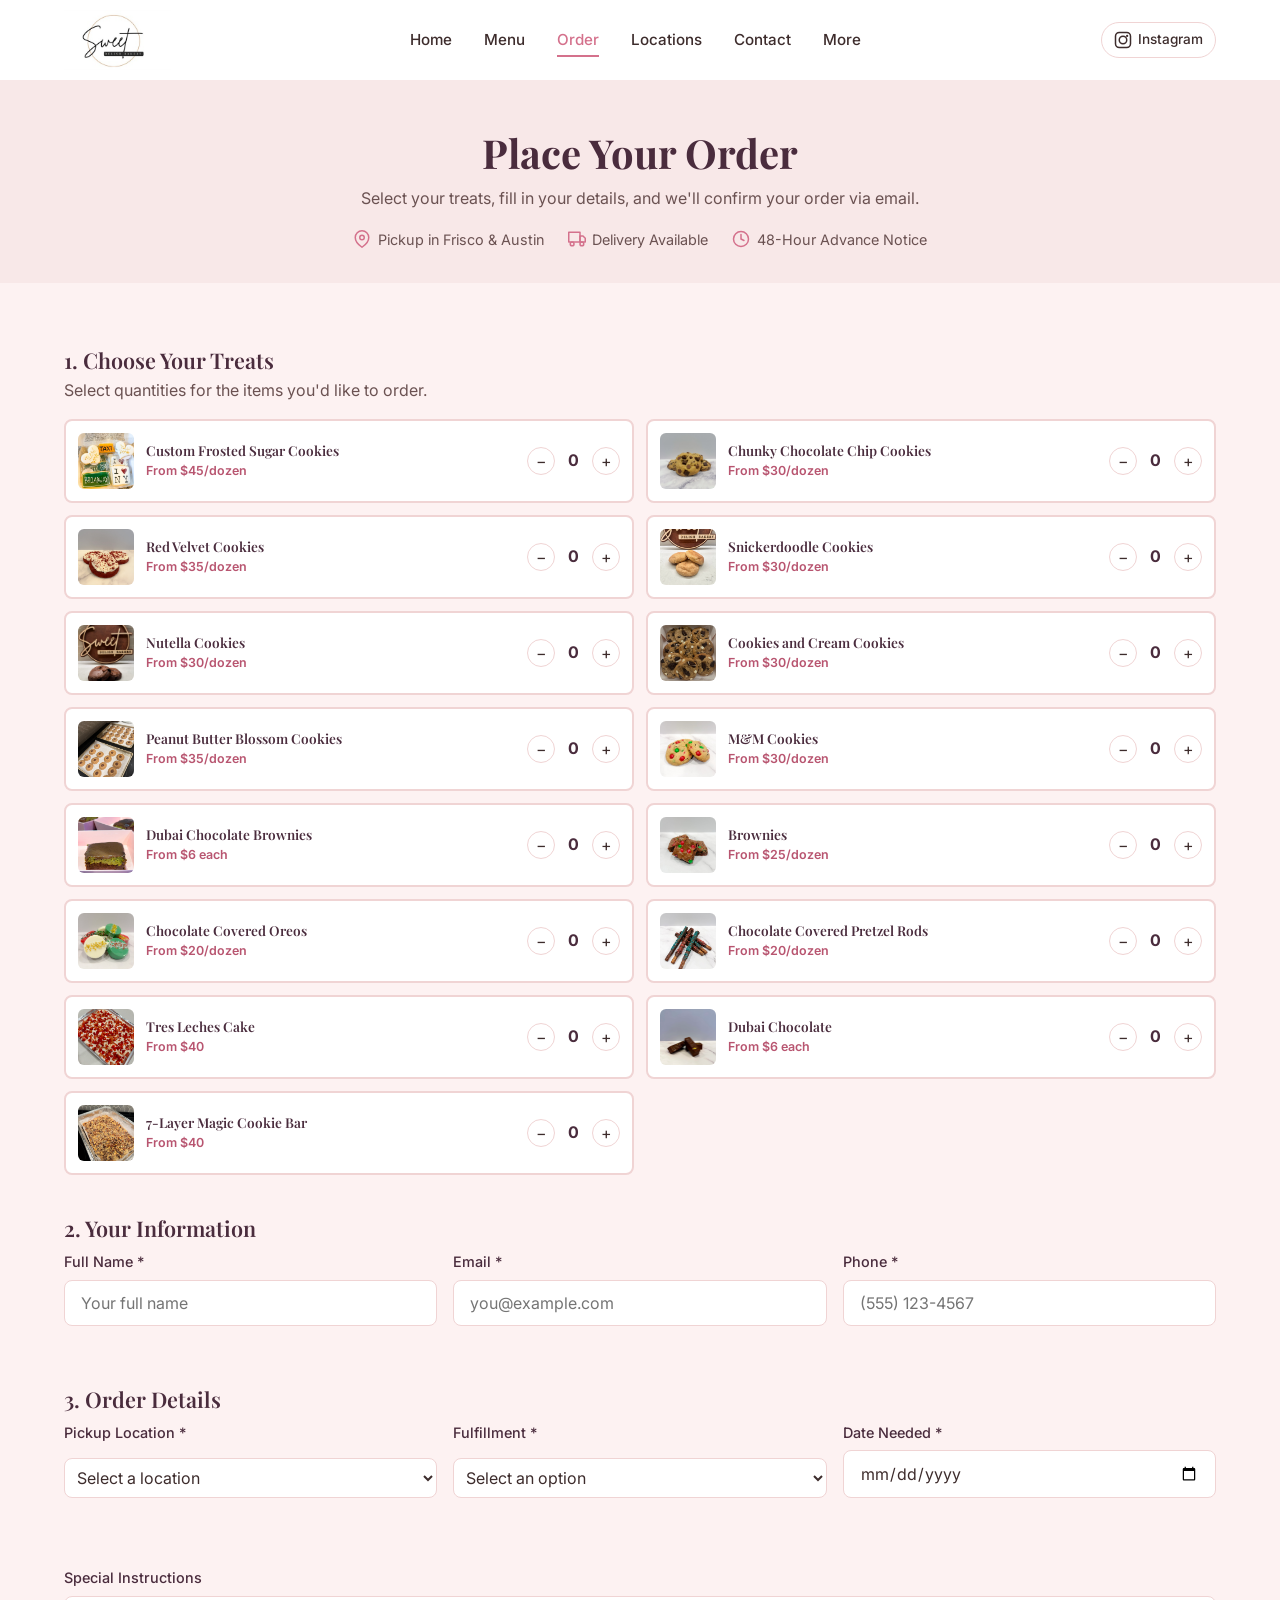
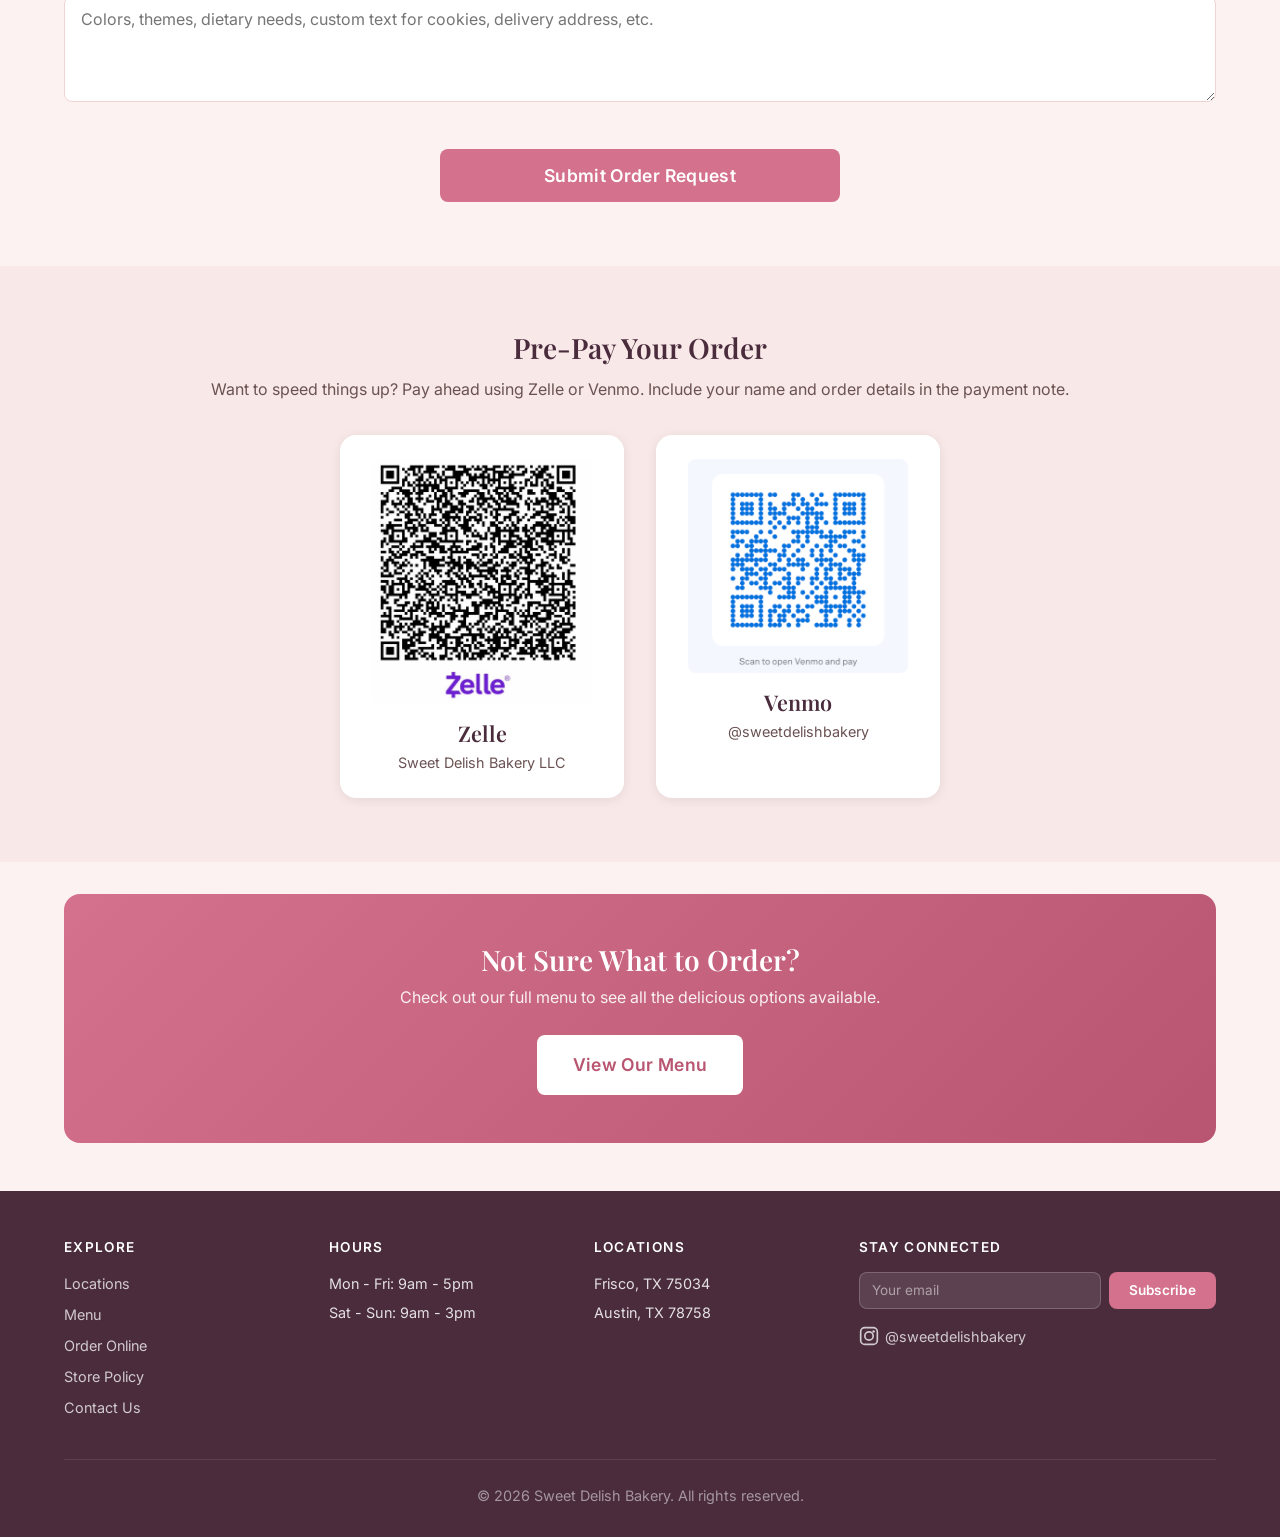
<file: order.html>
<!DOCTYPE html>
<html lang="en">
<head>
  <meta charset="UTF-8">
  <meta name="viewport" content="width=device-width, initial-scale=1.0">
  <title>Order Online — Cookies, Brownies &amp; Treats | Sweet Delish Bakery</title>
  <meta name="description" content="Order handcrafted cookies, brownies, and chocolate-covered treats online from Sweet Delish Bakery. Pickup in Frisco and Austin, TX or delivery available.">
  <link rel="canonical" href="https://sweetdelishbakeryllc.com/order.html">
  <meta property="og:title" content="Order Online — Sweet Delish Bakery">
  <meta property="og:description" content="Order handcrafted cookies, brownies, and chocolate-covered treats. Pickup in Frisco &amp; Austin, TX or delivery available.">
  <meta property="og:image" content="https://sweetdelishbakeryllc.com/images/chocolate-chip-cookies.jpg">
  <meta property="og:url" content="https://sweetdelishbakeryllc.com/order.html">
  <meta property="og:type" content="website">
  <meta property="og:locale" content="en_US">
  <meta property="og:site_name" content="Sweet Delish Bakery">
  <meta name="twitter:card" content="summary_large_image">
  <meta name="twitter:title" content="Order Online — Sweet Delish Bakery">
  <meta name="twitter:description" content="Order handcrafted cookies, brownies, and chocolate-covered treats. Pickup in Frisco &amp; Austin, TX.">
  <meta name="twitter:image" content="https://sweetdelishbakeryllc.com/images/chocolate-chip-cookies.jpg">
  <link rel="preconnect" href="https://fonts.googleapis.com">
  <link rel="preconnect" href="https://fonts.gstatic.com" crossorigin>
  <link href="https://fonts.googleapis.com/css2?family=Playfair+Display:wght@400;600;700&family=Inter:wght@400;500;600&display=swap" rel="stylesheet">
  <link rel="stylesheet" href="css/styles.css">
  <link rel="icon" href="images/logo.jpg" type="image/jpeg">

  <script type="application/ld+json">
  {
    "@context": "https://schema.org",
    "@type": "Bakery",
    "name": "Sweet Delish Bakery",
    "url": "https://sweetdelishbakeryllc.com",
    "logo": "https://sweetdelishbakeryllc.com/images/logo.jpg",
    "email": "sweetdelishbakery@gmail.com",
    "sameAs": ["https://www.instagram.com/sweetdelishbakery/"],
    "address": [
      {"@type": "PostalAddress", "addressLocality": "Frisco", "addressRegion": "TX", "postalCode": "75034", "addressCountry": "US"},
      {"@type": "PostalAddress", "addressLocality": "Austin", "addressRegion": "TX", "postalCode": "78758", "addressCountry": "US"}
    ],
    "potentialAction": {
      "@type": "OrderAction",
      "target": "https://sweetdelishbakeryllc.com/order.html"
    }
  }
  </script>
</head>
<body>
  <!-- Header -->
  <header class="site-header">
    <div class="container header-inner">
      <a href="index.html" class="logo">
        <img src="images/logo.jpg" alt="Sweet Delish Bakery logo" width="120" height="68">
      </a>
      <nav class="main-nav" aria-label="Main navigation">
        <ul class="nav-links">
          <li><a href="index.html">Home</a></li>
          <li><a href="menu.html">Menu</a></li>
          <li><a href="order.html" class="active">Order</a></li>
          <li><a href="locations.html">Locations</a></li>
          <li><a href="contact.html">Contact</a></li>
          <li class="nav-dropdown">
            <a href="#" aria-expanded="false">More</a>
            <ul class="dropdown-menu">
              <li><a href="policy.html">Store Policy</a></li>
              <li><a href="faq.html">FAQ</a></li>
              <li><a href="shipping.html">Shipping &amp; Pickup</a></li>
            </ul>
          </li>
        </ul>
      </nav>
      <div class="header-actions">
        <a href="https://www.instagram.com/sweetdelishbakery/" target="_blank" rel="noopener" class="header-instagram" aria-label="Follow us on Instagram">
          <svg viewBox="0 0 24 24" fill="none" stroke="currentColor" stroke-width="2" stroke-linecap="round" stroke-linejoin="round"><rect x="2" y="2" width="20" height="20" rx="5" ry="5"/><circle cx="12" cy="12" r="5"/><circle cx="17.5" cy="6.5" r="1.5" fill="currentColor" stroke="none"/></svg>
          <span>Instagram</span>
        </a>
        <button id="mobile-menu-toggle" class="hamburger" aria-label="Open menu" aria-expanded="false">
          <span></span><span></span><span></span>
        </button>
      </div>
    </div>
  </header>

  <!-- Mobile Nav -->
  <div class="mobile-nav" id="mobile-nav">
    <a href="index.html">Home</a>
    <a href="menu.html">Menu</a>
    <a href="order.html">Order</a>
    <a href="locations.html">Locations</a>
    <a href="contact.html">Contact</a>
    <a href="policy.html">Store Policy</a>
    <a href="faq.html">FAQ</a>
    <a href="shipping.html">Shipping &amp; Pickup</a>
  </div>

  <main>
    <!-- Page Header -->
    <div class="page-header">
      <h1>Place Your Order</h1>
      <p>Select your treats, fill in your details, and we'll confirm your order via email.</p>
      <div class="order-info">
        <div class="order-info-item">
          <svg viewBox="0 0 24 24" fill="none" stroke="currentColor" stroke-width="2" stroke-linecap="round" stroke-linejoin="round"><path d="M21 10c0 7-9 13-9 13s-9-6-9-13a9 9 0 0 1 18 0z"/><circle cx="12" cy="10" r="3"/></svg>
          Pickup in Frisco &amp; Austin
        </div>
        <div class="order-info-item">
          <svg viewBox="0 0 24 24" fill="none" stroke="currentColor" stroke-width="2" stroke-linecap="round" stroke-linejoin="round"><rect x="1" y="3" width="15" height="13"/><polygon points="16 8 20 8 23 11 23 16 16 16 16 8"/><circle cx="5.5" cy="18.5" r="2.5"/><circle cx="18.5" cy="18.5" r="2.5"/></svg>
          Delivery Available
        </div>
        <div class="order-info-item">
          <svg viewBox="0 0 24 24" fill="none" stroke="currentColor" stroke-width="2" stroke-linecap="round" stroke-linejoin="round"><circle cx="12" cy="12" r="10"/><polyline points="12 6 12 12 16 14"/></svg>
          48-Hour Advance Notice
        </div>
      </div>
    </div>

    <!-- Order Form -->
    <section class="section">
      <div class="container">
        <form id="order-form" class="order-form">

          <!-- Step 1: Items -->
          <div class="order-step">
            <h2>1. Choose Your Treats</h2>
            <p class="text-light">Select quantities for the items you'd like to order.</p>
            <div class="order-items-grid">

              <div class="order-item" data-id="custom-frosted-sugar-cookies" data-name="Custom Frosted Sugar Cookies" data-price="45/dozen">
                <img src="images/frosted-sugar-cookies.jpg" alt="Custom Frosted Sugar Cookies" loading="lazy" width="60" height="60">
                <div class="order-item-info">
                  <h3>Custom Frosted Sugar Cookies</h3>
                  <p class="price">From $45/dozen</p>
                </div>
                <div class="order-item-qty">
                  <button type="button" class="qty-btn qty-minus" aria-label="Decrease quantity">&minus;</button>
                  <span class="qty-value">0</span>
                  <button type="button" class="qty-btn qty-plus" aria-label="Increase quantity">+</button>
                </div>
              </div>

              <div class="order-item" data-id="chunky-chocolate-chip-cookies" data-name="Chunky Chocolate Chip Cookies" data-price="30/dozen">
                <img src="images/chocolate-chip-cookies.jpg" alt="Chunky Chocolate Chip Cookies" loading="lazy" width="60" height="60">
                <div class="order-item-info">
                  <h3>Chunky Chocolate Chip Cookies</h3>
                  <p class="price">From $30/dozen</p>
                </div>
                <div class="order-item-qty">
                  <button type="button" class="qty-btn qty-minus" aria-label="Decrease quantity">&minus;</button>
                  <span class="qty-value">0</span>
                  <button type="button" class="qty-btn qty-plus" aria-label="Increase quantity">+</button>
                </div>
              </div>

              <div class="order-item" data-id="red-velvet-cookies" data-name="Red Velvet Cookies" data-price="35/dozen">
                <img src="images/red-velvet-cookies.jpg" alt="Red Velvet Cookies" loading="lazy" width="60" height="60">
                <div class="order-item-info">
                  <h3>Red Velvet Cookies</h3>
                  <p class="price">From $35/dozen</p>
                </div>
                <div class="order-item-qty">
                  <button type="button" class="qty-btn qty-minus" aria-label="Decrease quantity">&minus;</button>
                  <span class="qty-value">0</span>
                  <button type="button" class="qty-btn qty-plus" aria-label="Increase quantity">+</button>
                </div>
              </div>

              <div class="order-item" data-id="snickerdoodle-cookies" data-name="Snickerdoodle Cookies" data-price="30/dozen">
                <img src="images/snickerdoodle-cookies.jpg" alt="Snickerdoodle Cookies" loading="lazy" width="60" height="60">
                <div class="order-item-info">
                  <h3>Snickerdoodle Cookies</h3>
                  <p class="price">From $30/dozen</p>
                </div>
                <div class="order-item-qty">
                  <button type="button" class="qty-btn qty-minus" aria-label="Decrease quantity">&minus;</button>
                  <span class="qty-value">0</span>
                  <button type="button" class="qty-btn qty-plus" aria-label="Increase quantity">+</button>
                </div>
              </div>

              <div class="order-item" data-id="nutella-cookies" data-name="Nutella Cookies" data-price="30/dozen">
                <img src="images/nutella-cookies.png" alt="Nutella Cookies" loading="lazy" width="60" height="60">
                <div class="order-item-info">
                  <h3>Nutella Cookies</h3>
                  <p class="price">From $30/dozen</p>
                </div>
                <div class="order-item-qty">
                  <button type="button" class="qty-btn qty-minus" aria-label="Decrease quantity">&minus;</button>
                  <span class="qty-value">0</span>
                  <button type="button" class="qty-btn qty-plus" aria-label="Increase quantity">+</button>
                </div>
              </div>

              <div class="order-item" data-id="cookies-and-cream-cookies" data-name="Cookies and Cream Cookies" data-price="30/dozen">
                <img src="images/cookies-and-cream.jpg" alt="Cookies and Cream Cookies" loading="lazy" width="60" height="60">
                <div class="order-item-info">
                  <h3>Cookies and Cream Cookies</h3>
                  <p class="price">From $30/dozen</p>
                </div>
                <div class="order-item-qty">
                  <button type="button" class="qty-btn qty-minus" aria-label="Decrease quantity">&minus;</button>
                  <span class="qty-value">0</span>
                  <button type="button" class="qty-btn qty-plus" aria-label="Increase quantity">+</button>
                </div>
              </div>

              <div class="order-item" data-id="peanut-butter-blossom-cookies" data-name="Peanut Butter Blossom Cookies" data-price="35/dozen">
                <img src="images/peanut-butter-blossom.jpg" alt="Peanut Butter Blossom Cookies" loading="lazy" width="60" height="60">
                <div class="order-item-info">
                  <h3>Peanut Butter Blossom Cookies</h3>
                  <p class="price">From $35/dozen</p>
                </div>
                <div class="order-item-qty">
                  <button type="button" class="qty-btn qty-minus" aria-label="Decrease quantity">&minus;</button>
                  <span class="qty-value">0</span>
                  <button type="button" class="qty-btn qty-plus" aria-label="Increase quantity">+</button>
                </div>
              </div>

              <div class="order-item" data-id="mm-cookies" data-name="M&amp;M Cookies" data-price="30/dozen">
                <img src="images/mm-cookies.jpg" alt="M&amp;M Cookies" loading="lazy" width="60" height="60">
                <div class="order-item-info">
                  <h3>M&amp;M Cookies</h3>
                  <p class="price">From $30/dozen</p>
                </div>
                <div class="order-item-qty">
                  <button type="button" class="qty-btn qty-minus" aria-label="Decrease quantity">&minus;</button>
                  <span class="qty-value">0</span>
                  <button type="button" class="qty-btn qty-plus" aria-label="Increase quantity">+</button>
                </div>
              </div>

              <div class="order-item" data-id="dubai-chocolate-brownies" data-name="Dubai Chocolate Brownies" data-price="6 each">
                <img src="images/dubai-brownie.jpg" alt="Dubai Chocolate Brownies" loading="lazy" width="60" height="60">
                <div class="order-item-info">
                  <h3>Dubai Chocolate Brownies</h3>
                  <p class="price">From $6 each</p>
                </div>
                <div class="order-item-qty">
                  <button type="button" class="qty-btn qty-minus" aria-label="Decrease quantity">&minus;</button>
                  <span class="qty-value">0</span>
                  <button type="button" class="qty-btn qty-plus" aria-label="Increase quantity">+</button>
                </div>
              </div>

              <div class="order-item" data-id="brownies" data-name="Brownies" data-price="25/dozen">
                <img src="images/brownies.jpg" alt="Brownies" loading="lazy" width="60" height="60">
                <div class="order-item-info">
                  <h3>Brownies</h3>
                  <p class="price">From $25/dozen</p>
                </div>
                <div class="order-item-qty">
                  <button type="button" class="qty-btn qty-minus" aria-label="Decrease quantity">&minus;</button>
                  <span class="qty-value">0</span>
                  <button type="button" class="qty-btn qty-plus" aria-label="Increase quantity">+</button>
                </div>
              </div>

              <div class="order-item" data-id="chocolate-covered-oreos" data-name="Chocolate Covered Oreos" data-price="20/dozen">
                <img src="images/chocolate-covered-oreos.jpg" alt="Chocolate Covered Oreos" loading="lazy" width="60" height="60">
                <div class="order-item-info">
                  <h3>Chocolate Covered Oreos</h3>
                  <p class="price">From $20/dozen</p>
                </div>
                <div class="order-item-qty">
                  <button type="button" class="qty-btn qty-minus" aria-label="Decrease quantity">&minus;</button>
                  <span class="qty-value">0</span>
                  <button type="button" class="qty-btn qty-plus" aria-label="Increase quantity">+</button>
                </div>
              </div>

              <div class="order-item" data-id="chocolate-covered-pretzel-rods" data-name="Chocolate Covered Pretzel Rods" data-price="20/dozen">
                <img src="images/chocolate-pretzel-rods.jpg" alt="Chocolate Covered Pretzel Rods" loading="lazy" width="60" height="60">
                <div class="order-item-info">
                  <h3>Chocolate Covered Pretzel Rods</h3>
                  <p class="price">From $20/dozen</p>
                </div>
                <div class="order-item-qty">
                  <button type="button" class="qty-btn qty-minus" aria-label="Decrease quantity">&minus;</button>
                  <span class="qty-value">0</span>
                  <button type="button" class="qty-btn qty-plus" aria-label="Increase quantity">+</button>
                </div>
              </div>

              <div class="order-item" data-id="tres-leches-cake" data-name="Tres Leches Cake" data-price="40">
                <img src="images/tres-leches-cake.png" alt="Tres Leches Cake" loading="lazy" width="60" height="60">
                <div class="order-item-info">
                  <h3>Tres Leches Cake</h3>
                  <p class="price">From $40</p>
                </div>
                <div class="order-item-qty">
                  <button type="button" class="qty-btn qty-minus" aria-label="Decrease quantity">&minus;</button>
                  <span class="qty-value">0</span>
                  <button type="button" class="qty-btn qty-plus" aria-label="Increase quantity">+</button>
                </div>
              </div>

              <div class="order-item" data-id="dubai-chocolate" data-name="Dubai Chocolate" data-price="6 each">
                <img src="images/dubai-chocolate.png" alt="Dubai Chocolate" loading="lazy" width="60" height="60">
                <div class="order-item-info">
                  <h3>Dubai Chocolate</h3>
                  <p class="price">From $6 each</p>
                </div>
                <div class="order-item-qty">
                  <button type="button" class="qty-btn qty-minus" aria-label="Decrease quantity">&minus;</button>
                  <span class="qty-value">0</span>
                  <button type="button" class="qty-btn qty-plus" aria-label="Increase quantity">+</button>
                </div>
              </div>

              <div class="order-item" data-id="magic-cookie-bar" data-name="7-Layer Magic Cookie Bar" data-price="40">
                <img src="images/magic-cookie-bar.png" alt="7-Layer Magic Cookie Bar" loading="lazy" width="60" height="60">
                <div class="order-item-info">
                  <h3>7-Layer Magic Cookie Bar</h3>
                  <p class="price">From $40</p>
                </div>
                <div class="order-item-qty">
                  <button type="button" class="qty-btn qty-minus" aria-label="Decrease quantity">&minus;</button>
                  <span class="qty-value">0</span>
                  <button type="button" class="qty-btn qty-plus" aria-label="Increase quantity">+</button>
                </div>
              </div>

            </div>
          </div>

          <!-- Step 2: Customer Info -->
          <div class="order-step">
            <h2>2. Your Information</h2>
            <div class="order-form-fields">
              <div class="form-group">
                <label for="order-name">Full Name *</label>
                <input type="text" id="order-name" name="name" required placeholder="Your full name">
              </div>
              <div class="form-group">
                <label for="order-email">Email *</label>
                <input type="email" id="order-email" name="email" required placeholder="you@example.com">
              </div>
              <div class="form-group">
                <label for="order-phone">Phone *</label>
                <input type="tel" id="order-phone" name="phone" required placeholder="(555) 123-4567">
              </div>
            </div>
          </div>

          <!-- Step 3: Order Details -->
          <div class="order-step">
            <h2>3. Order Details</h2>
            <div class="order-form-fields">
              <div class="form-group">
                <label for="order-location">Pickup Location *</label>
                <select id="order-location" name="location" class="variant-select" required>
                  <option value="">Select a location</option>
                  <option value="Frisco, TX">Frisco, TX</option>
                  <option value="Austin, TX">Austin, TX</option>
                </select>
              </div>
              <div class="form-group">
                <label for="order-fulfillment">Fulfillment *</label>
                <select id="order-fulfillment" name="fulfillment" class="variant-select" required>
                  <option value="">Select an option</option>
                  <option value="Pickup">Pickup</option>
                  <option value="Delivery">Delivery</option>
                </select>
              </div>
              <div class="form-group">
                <label for="order-date">Date Needed *</label>
                <input type="date" id="order-date" name="date" required>
              </div>
            </div>
          </div>

          <!-- Special Instructions -->
          <div class="order-step">
            <div class="form-group">
              <label for="order-instructions">Special Instructions</label>
              <textarea id="order-instructions" name="instructions" rows="4" placeholder="Colors, themes, dietary needs, custom text for cookies, delivery address, etc."></textarea>
            </div>
          </div>

          <button type="submit" class="btn btn-primary btn-lg order-submit-btn">Submit Order Request</button>
        </form>

        <div id="order-success" class="form-success hidden">
          Your order request has been sent! We'll review your order and email you a confirmation within 24 hours.
        </div>
      </div>
    </section>

    <!-- Payment QR Codes -->
    <section class="section section-alt">
      <div class="container">
        <h2 class="text-center">Pre-Pay Your Order</h2>
        <p class="text-center text-light">Want to speed things up? Pay ahead using Zelle or Venmo. Include your name and order details in the payment note.</p>
        <div class="payment-qr-grid">
          <div class="payment-qr-card">
            <img src="images/qr-zelle.png" alt="Pay with Zelle — Sweet Delish Bakery LLC">
            <h3>Zelle</h3>
            <p>Sweet Delish Bakery LLC</p>
          </div>
          <div class="payment-qr-card">
            <img src="images/qr-venmo.png" alt="Pay with Venmo — @sweetdelishbakery">
            <h3>Venmo</h3>
            <p>@sweetdelishbakery</p>
          </div>
        </div>
      </div>
    </section>

    <!-- CTA -->
    <div class="container">
      <div class="cta-banner">
        <h2>Not Sure What to Order?</h2>
        <p>Check out our full menu to see all the delicious options available.</p>
        <a href="menu.html" class="btn btn-lg">View Our Menu</a>
      </div>
    </div>
  </main>

  <!-- Footer -->
  <footer class="site-footer">
    <div class="container">
      <div class="footer-grid">
        <div class="footer-col">
          <h3>Explore</h3>
          <a href="locations.html">Locations</a>
          <a href="menu.html">Menu</a>
          <a href="order.html">Order Online</a>
          <a href="policy.html">Store Policy</a>
          <a href="contact.html">Contact Us</a>
        </div>
        <div class="footer-col">
          <h3>Hours</h3>
          <p>Mon - Fri: 9am - 5pm</p>
          <p>Sat - Sun: 9am - 3pm</p>
        </div>
        <div class="footer-col">
          <h3>Locations</h3>
          <p>Frisco, TX 75034</p>
          <p>Austin, TX 78758</p>
        </div>
        <div class="footer-col">
          <h3>Stay Connected</h3>
          <form class="newsletter-form" action="#" method="POST">
            <input type="email" placeholder="Your email" aria-label="Email for newsletter" required>
            <button type="submit" class="btn btn-primary btn-sm">Subscribe</button>
          </form>
          <div class="footer-social">
            <a href="https://www.instagram.com/sweetdelishbakery/" target="_blank" rel="noopener" aria-label="Follow us on Instagram">
              <svg viewBox="0 0 24 24" width="20" height="20" fill="none" stroke="currentColor" stroke-width="2" stroke-linecap="round" stroke-linejoin="round"><rect x="2" y="2" width="20" height="20" rx="5" ry="5"/><circle cx="12" cy="12" r="5"/><circle cx="17.5" cy="6.5" r="1.5" fill="currentColor" stroke="none"/></svg>
              <span>@sweetdelishbakery</span>
            </a>
          </div>
        </div>
      </div>
      <div class="footer-bottom">
        <p>&copy; 2026 Sweet Delish Bakery. All rights reserved.</p>
      </div>
    </div>
  </footer>

  <script src="js/main.js" defer></script>
</body>
</html>
</file>
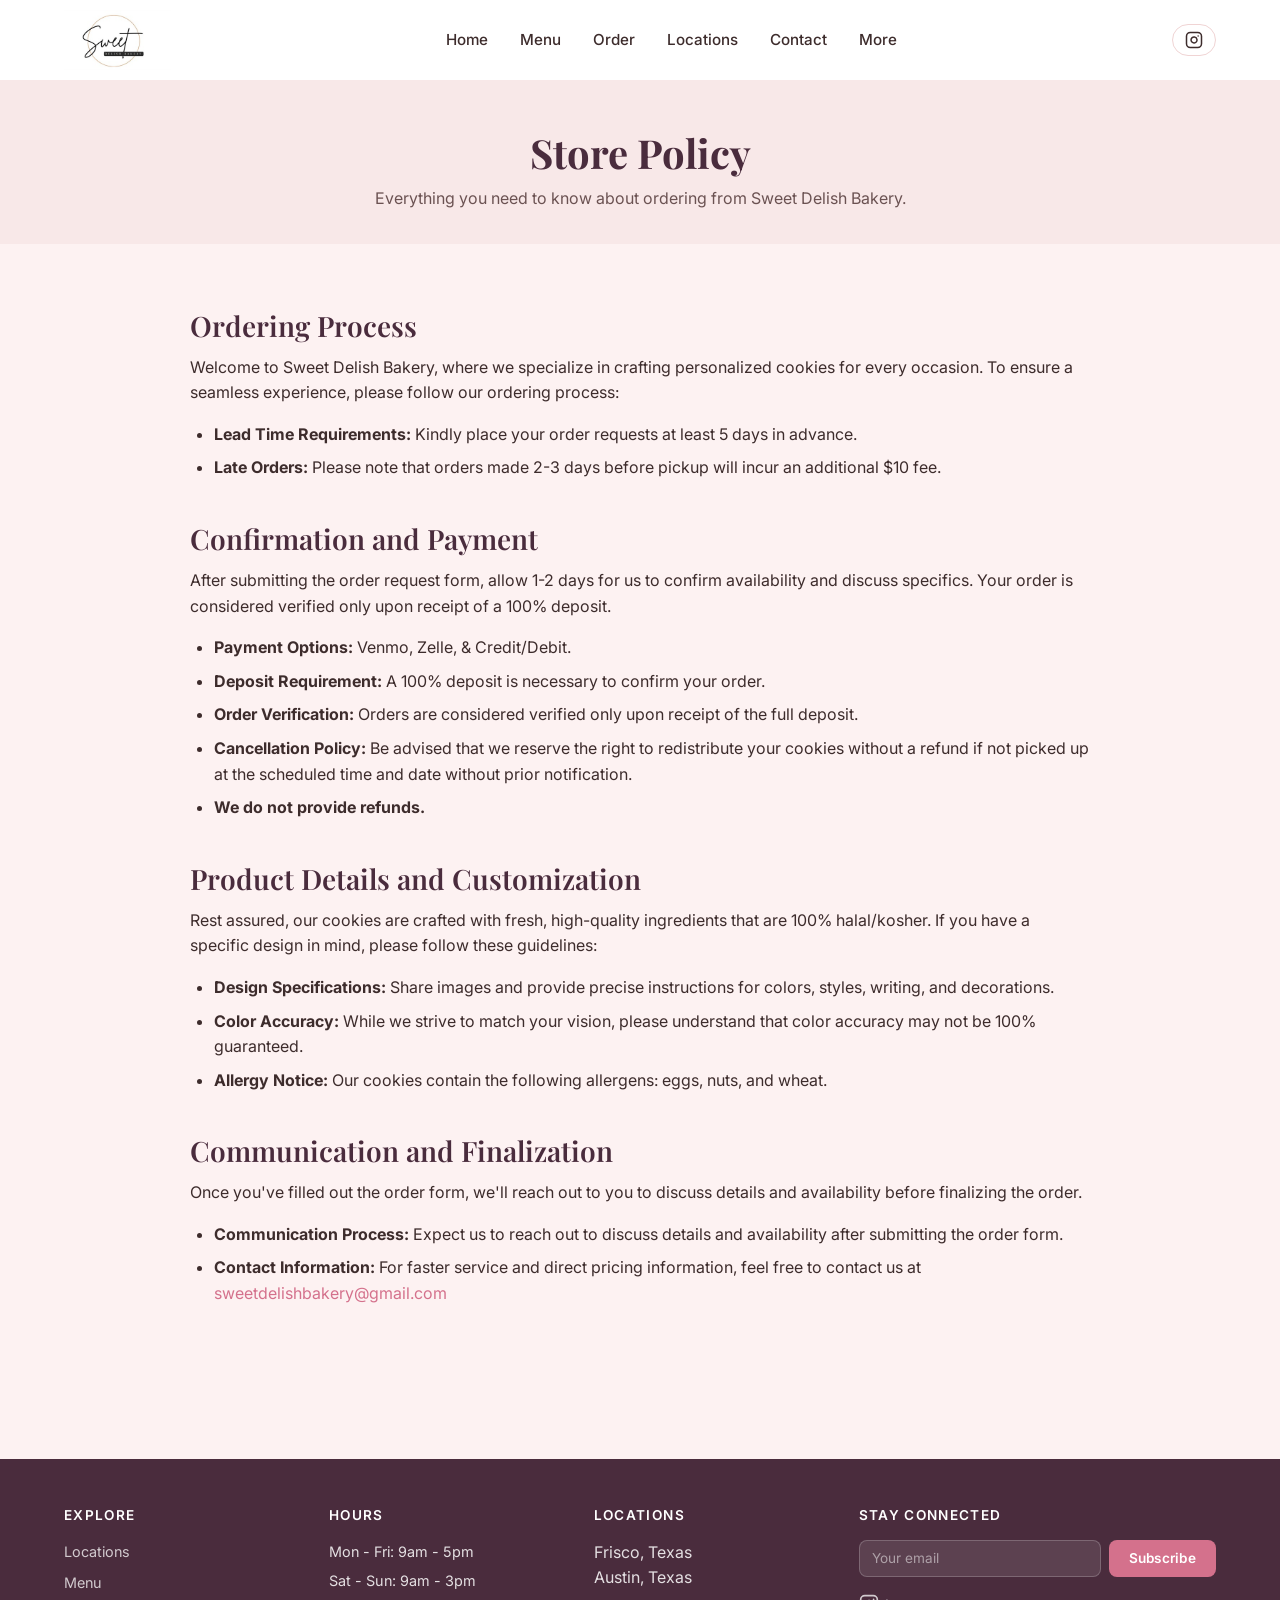
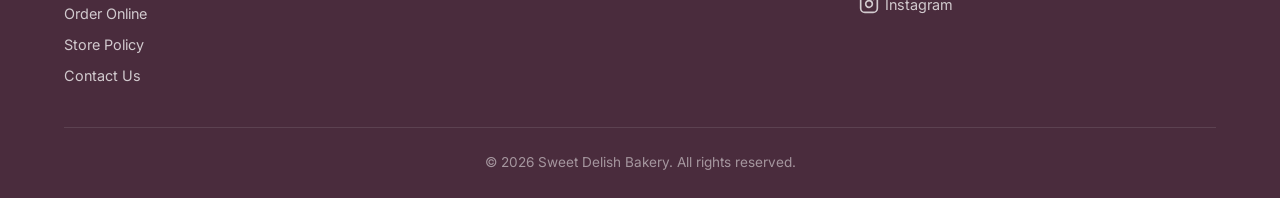
<file: policy.html>
<!DOCTYPE html>
<html lang="en">
<head>
  <meta charset="UTF-8">
  <meta name="viewport" content="width=device-width, initial-scale=1.0">
  <title>Store Policy — Ordering, Payment &amp; Customization | Sweet Delish Bakery</title>
  <meta name="description" content="Learn about our ordering process, 5-day lead time, payment options (Venmo, Zelle, credit/debit), customization guidelines, and allergen information at Sweet Delish Bakery.">
  <link rel="canonical" href="https://sweetdelishbakeryllc.com/policy.html">
  <meta property="og:title" content="Store Policy | Sweet Delish Bakery">
  <meta property="og:description" content="Ordering process, payment options, customization guidelines, and allergen information.">
  <meta property="og:image" content="https://sweetdelishbakeryllc.com/images/logo.jpg">
  <meta property="og:url" content="https://sweetdelishbakeryllc.com/policy.html">
  <meta property="og:type" content="website">
  <meta property="og:locale" content="en_US">
  <meta property="og:site_name" content="Sweet Delish Bakery">
  <meta name="twitter:card" content="summary">
  <meta name="twitter:title" content="Store Policy | Sweet Delish Bakery">
  <meta name="twitter:description" content="Ordering process, payment, customization, and allergen info.">
  <link rel="preconnect" href="https://fonts.googleapis.com">
  <link rel="preconnect" href="https://fonts.gstatic.com" crossorigin>
  <link href="https://fonts.googleapis.com/css2?family=Playfair+Display:wght@400;600;700&family=Inter:wght@400;500;600&display=swap" rel="stylesheet">
  <link rel="stylesheet" href="css/styles.css">
  <link rel="icon" href="images/logo.jpg" type="image/jpeg">
</head>
<body>
  <!-- Header -->
  <header class="site-header">
    <div class="container header-inner">
      <a href="index.html" class="logo"><img src="images/logo.jpg" alt="Sweet Delish Bakery Logo"></a>
      <nav class="main-nav"><ul class="nav-links">
        <li><a href="index.html">Home</a></li>
        <li><a href="menu.html">Menu</a></li>
        <li><a href="order.html">Order</a></li>
        <li><a href="locations.html">Locations</a></li>
        <li><a href="contact.html">Contact</a></li>
        <li class="nav-dropdown"><a href="#">More</a><ul class="dropdown-menu">
          <li><a href="policy.html">Store Policy</a></li>
          <li><a href="faq.html">FAQ</a></li>
          <li><a href="shipping.html">Shipping &amp; Pickup</a></li>
        </ul></li>
      </ul></nav>
      <div class="header-actions">
        <a href="https://www.instagram.com/sweetdelishbakery/" target="_blank" rel="noopener" class="header-instagram" aria-label="Follow us on Instagram">
          <svg xmlns="http://www.w3.org/2000/svg" width="18" height="18" viewBox="0 0 24 24" fill="none" stroke="currentColor" stroke-width="2" stroke-linecap="round" stroke-linejoin="round"><rect x="2" y="2" width="20" height="20" rx="5" ry="5"/><path d="M16 11.37A4 4 0 1 1 12.63 8 4 4 0 0 1 16 11.37z"/><line x1="17.5" y1="6.5" x2="17.51" y2="6.5"/></svg>
        </a>
        <button id="mobile-menu-toggle" class="hamburger" aria-label="Open menu"><span></span><span></span><span></span></button>
      </div>
    </div>
    <div class="mobile-nav" id="mobile-nav">
      <a href="index.html">Home</a><a href="menu.html">Menu</a><a href="order.html">Order</a><a href="locations.html">Locations</a><a href="contact.html">Contact</a><a href="policy.html">Store Policy</a><a href="faq.html">FAQ</a><a href="shipping.html">Shipping &amp; Pickup</a>
    </div>
  </header>

  <main>
    <div class="page-header">
      <h1>Store Policy</h1>
      <p>Everything you need to know about ordering from Sweet Delish Bakery.</p>
    </div>

    <section class="section">
      <div class="container">
        <article class="policy-content">

          <section>
            <h2>Ordering Process</h2>
            <p>Welcome to Sweet Delish Bakery, where we specialize in crafting personalized cookies for every occasion. To ensure a seamless experience, please follow our ordering process:</p>
            <ul>
              <li><strong>Lead Time Requirements:</strong> Kindly place your order requests at least 5 days in advance.</li>
              <li><strong>Late Orders:</strong> Please note that orders made 2-3 days before pickup will incur an additional $10 fee.</li>
            </ul>
          </section>

          <section>
            <h2>Confirmation and Payment</h2>
            <p>After submitting the order request form, allow 1-2 days for us to confirm availability and discuss specifics. Your order is considered verified only upon receipt of a 100% deposit.</p>
            <ul>
              <li><strong>Payment Options:</strong> Venmo, Zelle, &amp; Credit/Debit.</li>
              <li><strong>Deposit Requirement:</strong> A 100% deposit is necessary to confirm your order.</li>
              <li><strong>Order Verification:</strong> Orders are considered verified only upon receipt of the full deposit.</li>
              <li><strong>Cancellation Policy:</strong> Be advised that we reserve the right to redistribute your cookies without a refund if not picked up at the scheduled time and date without prior notification.</li>
              <li><strong>We do not provide refunds.</strong></li>
            </ul>
          </section>

          <section>
            <h2>Product Details and Customization</h2>
            <p>Rest assured, our cookies are crafted with fresh, high-quality ingredients that are 100% halal/kosher. If you have a specific design in mind, please follow these guidelines:</p>
            <ul>
              <li><strong>Design Specifications:</strong> Share images and provide precise instructions for colors, styles, writing, and decorations.</li>
              <li><strong>Color Accuracy:</strong> While we strive to match your vision, please understand that color accuracy may not be 100% guaranteed.</li>
              <li><strong>Allergy Notice:</strong> Our cookies contain the following allergens: eggs, nuts, and wheat.</li>
            </ul>
          </section>

          <section>
            <h2>Communication and Finalization</h2>
            <p>Once you've filled out the order form, we'll reach out to you to discuss details and availability before finalizing the order.</p>
            <ul>
              <li><strong>Communication Process:</strong> Expect us to reach out to discuss details and availability after submitting the order form.</li>
              <li><strong>Contact Information:</strong> For faster service and direct pricing information, feel free to contact us at <a href="mailto:sweetdelishbakery@gmail.com">sweetdelishbakery@gmail.com</a></li>
            </ul>
          </section>

        </article>
      </div>
    </section>
  </main>

  <!-- Footer -->
  <footer class="site-footer">
    <div class="container">
      <div class="footer-grid">
        <div><h3>Explore</h3><a href="locations.html">Locations</a><a href="menu.html">Menu</a><a href="order.html">Order Online</a><a href="policy.html">Store Policy</a><a href="contact.html">Contact Us</a></div>
        <div><h3>Hours</h3><p>Mon - Fri: 9am - 5pm</p><p>Sat - Sun: 9am - 3pm</p></div>
        <div><h3>Locations</h3><ul><li>Frisco, Texas</li><li>Austin, Texas</li></ul></div>
        <div><h3>Stay Connected</h3>
          <form class="newsletter-form" action="#" method="post"><input type="email" placeholder="Your email" aria-label="Email for newsletter" required><button type="submit" class="btn btn-primary btn-sm">Subscribe</button></form>
          <div class="footer-social"><a href="https://www.instagram.com/sweetdelishbakery/" target="_blank" rel="noopener" aria-label="Instagram"><svg xmlns="http://www.w3.org/2000/svg" width="20" height="20" viewBox="0 0 24 24" fill="none" stroke="currentColor" stroke-width="2" stroke-linecap="round" stroke-linejoin="round"><rect x="2" y="2" width="20" height="20" rx="5" ry="5"/><path d="M16 11.37A4 4 0 1 1 12.63 8 4 4 0 0 1 16 11.37z"/><line x1="17.5" y1="6.5" x2="17.51" y2="6.5"/></svg> Instagram</a></div>
        </div>
      </div>
      <div class="footer-bottom">&copy; 2026 Sweet Delish Bakery. All rights reserved.</div>
    </div>
  </footer>
  <script src="js/main.js" defer></script>
</body>
</html>
</file>
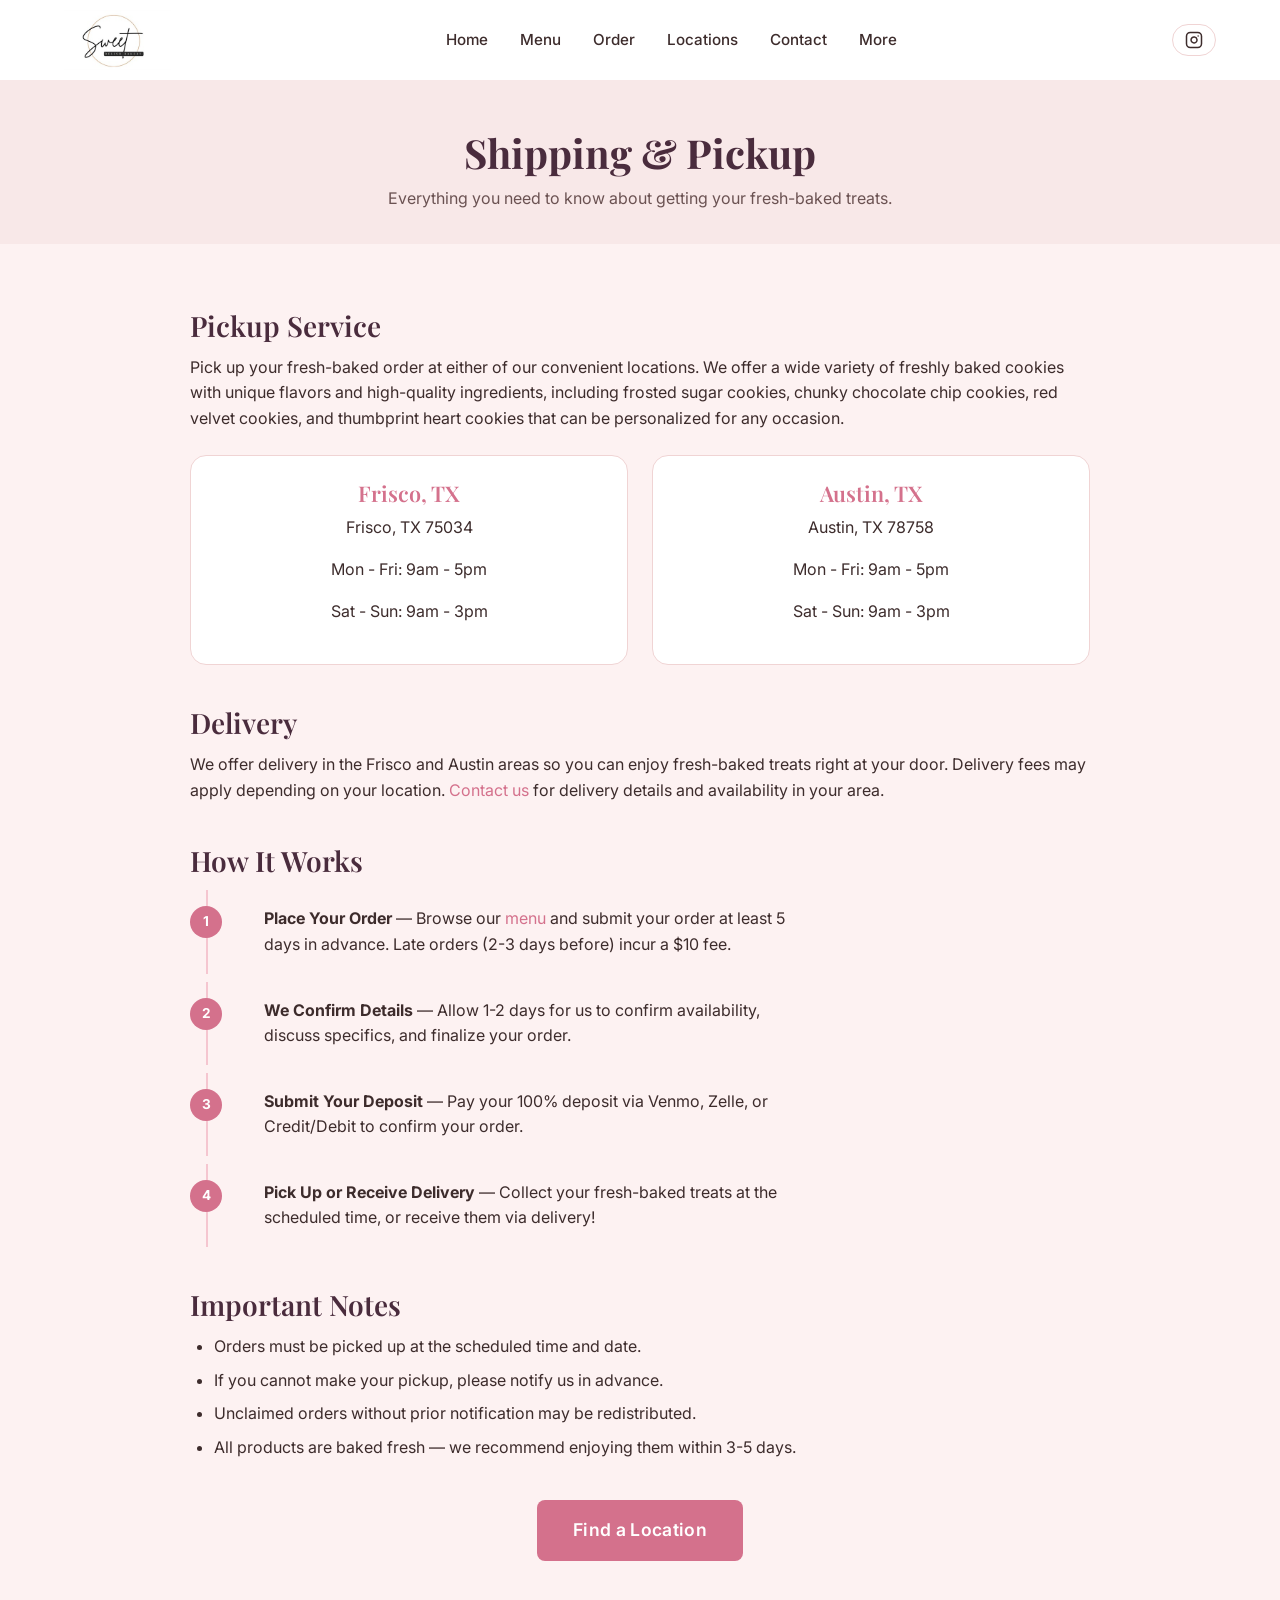
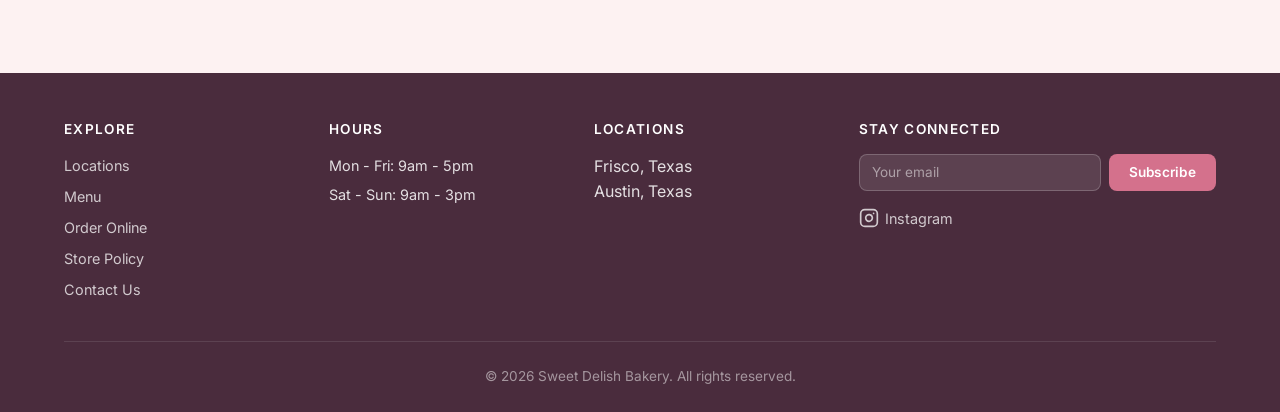
<file: shipping.html>
<!DOCTYPE html>
<html lang="en">
<head>
  <meta charset="UTF-8">
  <meta name="viewport" content="width=device-width, initial-scale=1.0">
  <title>Shipping &amp; Pickup — Frisco &amp; Austin, TX | Sweet Delish Bakery</title>
  <meta name="description" content="Pickup and delivery details for Sweet Delish Bakery orders. Available in Frisco, TX 75034 and Austin, TX 78758. Learn how to order and receive your fresh-baked treats.">
  <link rel="canonical" href="https://sweetdelishbakeryllc.com/shipping.html">
  <meta property="og:title" content="Shipping &amp; Pickup | Sweet Delish Bakery">
  <meta property="og:description" content="Pickup and delivery details for Sweet Delish Bakery in Frisco and Austin, TX.">
  <meta property="og:image" content="https://sweetdelishbakeryllc.com/images/logo.jpg">
  <meta property="og:url" content="https://sweetdelishbakeryllc.com/shipping.html">
  <meta property="og:type" content="website">
  <meta property="og:locale" content="en_US">
  <meta property="og:site_name" content="Sweet Delish Bakery">
  <meta name="twitter:card" content="summary">
  <meta name="twitter:title" content="Shipping &amp; Pickup | Sweet Delish Bakery">
  <meta name="twitter:description" content="Pickup and delivery in Frisco and Austin, Texas.">
  <link rel="preconnect" href="https://fonts.googleapis.com">
  <link rel="preconnect" href="https://fonts.gstatic.com" crossorigin>
  <link href="https://fonts.googleapis.com/css2?family=Playfair+Display:wght@400;600;700&family=Inter:wght@400;500;600&display=swap" rel="stylesheet">
  <link rel="stylesheet" href="css/styles.css">
  <link rel="icon" href="images/logo.jpg" type="image/jpeg">
</head>
<body>
  <!-- Header -->
  <header class="site-header">
    <div class="container header-inner">
      <a href="index.html" class="logo"><img src="images/logo.jpg" alt="Sweet Delish Bakery Logo"></a>
      <nav class="main-nav"><ul class="nav-links">
        <li><a href="index.html">Home</a></li>
        <li><a href="menu.html">Menu</a></li>
        <li><a href="order.html">Order</a></li>
        <li><a href="locations.html">Locations</a></li>
        <li><a href="contact.html">Contact</a></li>
        <li class="nav-dropdown"><a href="#">More</a><ul class="dropdown-menu">
          <li><a href="policy.html">Store Policy</a></li>
          <li><a href="faq.html">FAQ</a></li>
          <li><a href="shipping.html">Shipping &amp; Pickup</a></li>
        </ul></li>
      </ul></nav>
      <div class="header-actions">
        <a href="https://www.instagram.com/sweetdelishbakery/" target="_blank" rel="noopener" class="header-instagram" aria-label="Follow us on Instagram">
          <svg xmlns="http://www.w3.org/2000/svg" width="18" height="18" viewBox="0 0 24 24" fill="none" stroke="currentColor" stroke-width="2" stroke-linecap="round" stroke-linejoin="round"><rect x="2" y="2" width="20" height="20" rx="5" ry="5"/><path d="M16 11.37A4 4 0 1 1 12.63 8 4 4 0 0 1 16 11.37z"/><line x1="17.5" y1="6.5" x2="17.51" y2="6.5"/></svg>
        </a>
        <button id="mobile-menu-toggle" class="hamburger" aria-label="Open menu"><span></span><span></span><span></span></button>
      </div>
    </div>
    <div class="mobile-nav" id="mobile-nav">
      <a href="index.html">Home</a><a href="menu.html">Menu</a><a href="order.html">Order</a><a href="locations.html">Locations</a><a href="contact.html">Contact</a><a href="policy.html">Store Policy</a><a href="faq.html">FAQ</a><a href="shipping.html">Shipping &amp; Pickup</a>
    </div>
  </header>

  <main>
    <div class="page-header">
      <h1>Shipping &amp; Pickup</h1>
      <p>Everything you need to know about getting your fresh-baked treats.</p>
    </div>

    <section class="section">
      <div class="container">
        <article class="policy-content">

          <section>
            <h2>Pickup Service</h2>
            <p>Pick up your fresh-baked order at either of our convenient locations. We offer a wide variety of freshly baked cookies with unique flavors and high-quality ingredients, including frosted sugar cookies, chunky chocolate chip cookies, red velvet cookies, and thumbprint heart cookies that can be personalized for any occasion.</p>

            <div class="location-cards">
              <div class="location-card">
                <h3>Frisco, TX</h3>
                <p>Frisco, TX 75034</p>
                <p>Mon - Fri: 9am - 5pm</p>
                <p>Sat - Sun: 9am - 3pm</p>
              </div>
              <div class="location-card">
                <h3>Austin, TX</h3>
                <p>Austin, TX 78758</p>
                <p>Mon - Fri: 9am - 5pm</p>
                <p>Sat - Sun: 9am - 3pm</p>
              </div>
            </div>
          </section>

          <section>
            <h2>Delivery</h2>
            <p>We offer delivery in the Frisco and Austin areas so you can enjoy fresh-baked treats right at your door. Delivery fees may apply depending on your location. <a href="contact.html">Contact us</a> for delivery details and availability in your area.</p>
          </section>

          <section>
            <h2>How It Works</h2>
            <ol class="steps-list">
              <li><strong>Place Your Order</strong> — Browse our <a href="menu.html">menu</a> and submit your order at least 5 days in advance. Late orders (2-3 days before) incur a $10 fee.</li>
              <li><strong>We Confirm Details</strong> — Allow 1-2 days for us to confirm availability, discuss specifics, and finalize your order.</li>
              <li><strong>Submit Your Deposit</strong> — Pay your 100% deposit via Venmo, Zelle, or Credit/Debit to confirm your order.</li>
              <li><strong>Pick Up or Receive Delivery</strong> — Collect your fresh-baked treats at the scheduled time, or receive them via delivery!</li>
            </ol>
          </section>

          <section>
            <h2>Important Notes</h2>
            <ul>
              <li>Orders must be picked up at the scheduled time and date.</li>
              <li>If you cannot make your pickup, please notify us in advance.</li>
              <li>Unclaimed orders without prior notification may be redistributed.</li>
              <li>All products are baked fresh — we recommend enjoying them within 3-5 days.</li>
            </ul>
          </section>

        </article>

        <div style="text-align:center; margin-top:2rem;">
          <a href="locations.html" class="btn btn-primary btn-lg">Find a Location</a>
        </div>
      </div>
    </section>
  </main>

  <!-- Footer -->
  <footer class="site-footer">
    <div class="container">
      <div class="footer-grid">
        <div><h3>Explore</h3><a href="locations.html">Locations</a><a href="menu.html">Menu</a><a href="order.html">Order Online</a><a href="policy.html">Store Policy</a><a href="contact.html">Contact Us</a></div>
        <div><h3>Hours</h3><p>Mon - Fri: 9am - 5pm</p><p>Sat - Sun: 9am - 3pm</p></div>
        <div><h3>Locations</h3><ul><li>Frisco, Texas</li><li>Austin, Texas</li></ul></div>
        <div><h3>Stay Connected</h3>
          <form class="newsletter-form" action="#" method="post"><input type="email" placeholder="Your email" aria-label="Email for newsletter" required><button type="submit" class="btn btn-primary btn-sm">Subscribe</button></form>
          <div class="footer-social"><a href="https://www.instagram.com/sweetdelishbakery/" target="_blank" rel="noopener" aria-label="Instagram"><svg xmlns="http://www.w3.org/2000/svg" width="20" height="20" viewBox="0 0 24 24" fill="none" stroke="currentColor" stroke-width="2" stroke-linecap="round" stroke-linejoin="round"><rect x="2" y="2" width="20" height="20" rx="5" ry="5"/><path d="M16 11.37A4 4 0 1 1 12.63 8 4 4 0 0 1 16 11.37z"/><line x1="17.5" y1="6.5" x2="17.51" y2="6.5"/></svg> Instagram</a></div>
        </div>
      </div>
      <div class="footer-bottom">&copy; 2026 Sweet Delish Bakery. All rights reserved.</div>
    </div>
  </footer>
  <script src="js/main.js" defer></script>
</body>
</html>
</file>
<file: css/styles.css>
/* =============================================
   Sweet Delish Bakery — Main Stylesheet
   ============================================= */

/* --- Reset & Base --- */
*, *::before, *::after { box-sizing: border-box; margin: 0; padding: 0; }
html { scroll-behavior: smooth; scroll-padding-top: 80px; }
body {
  font-family: var(--font-body);
  font-size: 1rem;
  line-height: 1.6;
  color: var(--color-text);
  background-color: var(--color-bg);
  -webkit-font-smoothing: antialiased;
}
img { max-width: 100%; height: auto; display: block; }
a { color: var(--color-primary); text-decoration: none; transition: color var(--transition); }
a:hover { color: var(--color-primary-dark); }
ul, ol { list-style: none; }
button { cursor: pointer; border: none; background: none; font-family: inherit; }
input, textarea, select { font-family: inherit; font-size: 1rem; }

/* --- CSS Custom Properties --- */
:root {
  --color-bg:            #fdf2f2;
  --color-bg-alt:        #f8e8e8;
  --color-bg-white:      #ffffff;
  --color-primary:       #d4718c;
  --color-primary-dark:  #b85570;
  --color-primary-light: #f5c6d0;
  --color-text:          #3d2c2c;
  --color-text-light:    #6b5252;
  --color-heading:       #4a2c3d;
  --color-white:         #ffffff;
  --color-overlay:       rgba(74, 44, 61, 0.6);
  --color-border:        #f0d4d4;
  --color-success:       #5a9a6e;
  --color-badge:         #e74c5e;

  --font-heading: 'Playfair Display', Georgia, serif;
  --font-body:    'Inter', -apple-system, BlinkMacSystemFont, 'Segoe UI', sans-serif;

  --container-max: 1200px;
  --section-pad: 4rem 1.5rem;

  --shadow-sm:    0 1px 4px rgba(0,0,0,0.06);
  --shadow-card:  0 2px 12px rgba(0,0,0,0.08);
  --shadow-hover: 0 6px 24px rgba(0,0,0,0.12);
  --shadow-nav:   0 2px 8px rgba(0,0,0,0.06);

  --transition: 0.3s ease;
  --radius: 8px;
  --radius-lg: 16px;
}

/* --- Typography --- */
h1, h2, h3, h4, h5, h6 {
  font-family: var(--font-heading);
  color: var(--color-heading);
  line-height: 1.25;
  margin-bottom: 0.75rem;
}
h1 { font-size: 2.5rem; font-weight: 700; }
h2 { font-size: 1.75rem; font-weight: 600; }
h3 { font-size: 1.35rem; font-weight: 600; }
h4 { font-size: 1.1rem; font-weight: 600; }
p { margin-bottom: 1rem; }
.text-center { text-align: center; }
.text-light { color: var(--color-text-light); }

/* --- Layout --- */
.container {
  max-width: var(--container-max);
  margin: 0 auto;
  padding: 0 1.5rem;
}
.section { padding: var(--section-pad); }
.section-alt { background-color: var(--color-bg-alt); }
.section-white { background-color: var(--color-bg-white); }

.grid { display: grid; gap: 1.5rem; }

/* --- Buttons --- */
.btn {
  display: inline-block;
  padding: 0.75rem 1.75rem;
  border-radius: var(--radius);
  font-weight: 600;
  font-size: 0.95rem;
  text-align: center;
  transition: all var(--transition);
  letter-spacing: 0.02em;
}
.btn-primary {
  background-color: var(--color-primary);
  color: var(--color-white);
}
.btn-primary:hover {
  background-color: var(--color-primary-dark);
  color: var(--color-white);
  transform: translateY(-2px);
  box-shadow: var(--shadow-hover);
}
.btn-outline {
  border: 2px solid var(--color-primary);
  color: var(--color-primary);
  background: transparent;
}
.btn-outline:hover {
  background-color: var(--color-primary);
  color: var(--color-white);
}
.btn-sm { padding: 0.5rem 1.25rem; font-size: 0.85rem; }
.btn-lg { padding: 1rem 2.25rem; font-size: 1.1rem; }

/* --- Header / Navigation --- */
.site-header {
  position: sticky;
  top: 0;
  z-index: 100;
  background: var(--color-bg-white);
  transition: box-shadow var(--transition);
}
.site-header.scrolled { box-shadow: var(--shadow-nav); }

.header-inner {
  display: flex;
  align-items: center;
  justify-content: space-between;
  height: 80px;
}
.logo img { height: 60px; width: auto; }

.main-nav { flex: 1; display: flex; justify-content: center; }
.nav-links { display: flex; gap: 2rem; align-items: center; }
.nav-links a {
  color: var(--color-text);
  font-weight: 500;
  font-size: 0.95rem;
  padding: 0.5rem 0;
  position: relative;
  transition: color var(--transition);
}
.nav-links a::after {
  content: '';
  position: absolute;
  bottom: 0;
  left: 0;
  width: 0;
  height: 2px;
  background-color: var(--color-primary);
  transition: width var(--transition);
}
.nav-links a:hover::after,
.nav-links a.active::after { width: 100%; }
.nav-links a:hover,
.nav-links a.active { color: var(--color-primary); }

/* Dropdown */
.nav-dropdown { position: relative; }
.dropdown-menu {
  position: absolute;
  top: 100%;
  left: 50%;
  transform: translateX(-50%);
  background: var(--color-bg-white);
  border-radius: var(--radius);
  box-shadow: var(--shadow-card);
  padding: 0.5rem 0;
  min-width: 180px;
  opacity: 0;
  visibility: hidden;
  transition: all var(--transition);
}
.nav-dropdown:hover .dropdown-menu,
.nav-dropdown.open .dropdown-menu {
  opacity: 1;
  visibility: visible;
}
.dropdown-menu a {
  display: block;
  padding: 0.5rem 1.25rem;
  font-size: 0.9rem;
}
.dropdown-menu a:hover { background-color: var(--color-bg); }

/* Header actions */
.header-actions { display: flex; align-items: center; gap: 1rem; }

/* Hamburger */
.hamburger {
  display: none;
  flex-direction: column;
  gap: 5px;
  padding: 0.5rem;
}
.hamburger span {
  display: block;
  width: 24px;
  height: 2px;
  background: var(--color-text);
  transition: all var(--transition);
}
.hamburger.active span:nth-child(1) { transform: rotate(45deg) translate(5px, 5px); }
.hamburger.active span:nth-child(2) { opacity: 0; }
.hamburger.active span:nth-child(3) { transform: rotate(-45deg) translate(5px, -5px); }

/* Instagram link in header */
.header-instagram {
  display: flex;
  align-items: center;
  gap: 0.4rem;
  color: var(--color-text);
  font-size: 0.85rem;
  font-weight: 500;
  padding: 0.4rem 0.75rem;
  border: 1px solid var(--color-border);
  border-radius: 20px;
  transition: all var(--transition);
}
.header-instagram:hover {
  border-color: var(--color-primary);
  color: var(--color-primary);
}
.header-instagram svg { width: 18px; height: 18px; }

/* Mobile nav overlay */
.mobile-nav {
  display: none;
  position: fixed;
  top: 80px;
  left: 0;
  right: 0;
  bottom: 0;
  background: var(--color-bg-white);
  z-index: 99;
  padding: 2rem;
  flex-direction: column;
  gap: 0;
}
.mobile-nav.open { display: flex; }
.mobile-nav a {
  display: block;
  padding: 1rem 0;
  font-size: 1.15rem;
  font-weight: 500;
  color: var(--color-text);
  border-bottom: 1px solid var(--color-border);
}
.mobile-nav a:hover { color: var(--color-primary); }

/* --- Hero Section --- */
.hero {
  position: relative;
  height: 500px;
  overflow: hidden;
  background-color: var(--color-bg-alt);
}
.hero-slide {
  position: absolute;
  inset: 0;
  opacity: 0;
  transition: opacity 1s ease;
}
.hero-slide.active { opacity: 1; }
.hero-slide img {
  width: 100%;
  height: 100%;
  object-fit: cover;
}
.hero-overlay {
  position: absolute;
  inset: 0;
  background: linear-gradient(135deg, rgba(248, 232, 232, 0.85) 0%, rgba(253, 242, 242, 0.5) 100%);
  display: flex;
  flex-direction: column;
  justify-content: center;
  align-items: flex-start;
  padding: 3rem;
}
.hero-overlay h1 {
  font-size: 3rem;
  color: var(--color-heading);
  margin-bottom: 0.5rem;
}
.hero-overlay p {
  font-size: 1.15rem;
  color: var(--color-text-light);
  margin-bottom: 1.5rem;
  max-width: 500px;
}

/* --- Services Section --- */
.services-grid {
  display: grid;
  grid-template-columns: repeat(3, 1fr);
  gap: 2rem;
  text-align: center;
}
.service-card {
  padding: 2rem 1.5rem;
  border: 1px solid var(--color-border);
  border-radius: var(--radius-lg);
  background: var(--color-bg-white);
  transition: all var(--transition);
}
.service-card:hover {
  transform: translateY(-4px);
  box-shadow: var(--shadow-hover);
}
.service-icon {
  width: 48px;
  height: 48px;
  margin: 0 auto 1rem;
  color: var(--color-primary);
}
.service-card h3 { margin-bottom: 0.5rem; font-size: 1.1rem; }
.service-card p { font-size: 0.9rem; color: var(--color-text-light); margin-bottom: 0; }

/* --- Instagram Gallery --- */
.instagram-grid {
  display: grid;
  grid-template-columns: repeat(3, 1fr);
  gap: 0.5rem;
}
.instagram-grid img {
  width: 100%;
  aspect-ratio: 1;
  object-fit: cover;
  border-radius: var(--radius);
  transition: transform var(--transition);
}
.instagram-grid img:hover { transform: scale(1.03); }

/* --- CTA Banner --- */
.cta-banner {
  background: linear-gradient(135deg, var(--color-primary) 0%, var(--color-primary-dark) 100%);
  color: var(--color-white);
  text-align: center;
  padding: 3rem 1.5rem;
  border-radius: var(--radius-lg);
  margin: 2rem auto;
  max-width: var(--container-max);
}
.cta-banner h2 { color: var(--color-white); margin-bottom: 0.5rem; }
.cta-banner p { color: rgba(255,255,255,0.9); margin-bottom: 1.5rem; }
.cta-banner .btn {
  background: var(--color-white);
  color: var(--color-primary-dark);
}
.cta-banner .btn:hover { background: var(--color-bg); }

/* --- Product Cards (Menu & Order) --- */
.menu-filters {
  display: flex;
  flex-wrap: wrap;
  gap: 0.75rem;
  justify-content: center;
  margin-bottom: 2rem;
}
.filter-btn {
  padding: 0.5rem 1.25rem;
  border-radius: 25px;
  border: 2px solid var(--color-border);
  font-weight: 500;
  font-size: 0.9rem;
  color: var(--color-text);
  transition: all var(--transition);
  background: var(--color-bg-white);
}
.filter-btn:hover,
.filter-btn.active {
  background: var(--color-primary);
  color: var(--color-white);
  border-color: var(--color-primary);
}

.product-grid {
  display: grid;
  grid-template-columns: repeat(3, 1fr);
  gap: 2rem;
}

.product-card {
  background: var(--color-bg-white);
  border-radius: var(--radius-lg);
  overflow: hidden;
  box-shadow: var(--shadow-sm);
  transition: all var(--transition);
  display: flex;
  flex-direction: column;
}
.product-card:hover {
  transform: translateY(-4px);
  box-shadow: var(--shadow-hover);
}
.product-card img {
  width: 100%;
  aspect-ratio: 4/3;
  object-fit: cover;
}
.product-card img.img-contain {
  object-fit: contain;
  background: var(--color-bg-alt);
}
.product-card-body {
  padding: 1.25rem;
  flex: 1;
  display: flex;
  flex-direction: column;
}
.product-card h2 {
  font-size: 1.15rem;
  margin-bottom: 0.5rem;
}
.product-card .description {
  font-size: 0.88rem;
  color: var(--color-text-light);
  line-height: 1.5;
  flex: 1;
  display: -webkit-box;
  -webkit-line-clamp: 3;
  -webkit-box-orient: vertical;
  overflow: hidden;
}
.product-card .price {
  font-size: 1.1rem;
  font-weight: 700;
  color: var(--color-primary-dark);
  margin: 0.75rem 0 0.5rem;
}
.allergen-badges {
  display: flex;
  flex-wrap: wrap;
  gap: 0.4rem;
  margin-top: 0.5rem;
}
.allergen-badge {
  font-size: 0.7rem;
  padding: 0.2rem 0.5rem;
  background: var(--color-bg-alt);
  color: var(--color-text-light);
  border-radius: 12px;
  font-weight: 500;
}

/* Seasonal badge */
.seasonal-badge {
  display: inline-block;
  background: var(--color-primary);
  color: white;
  font-size: 0.7rem;
  font-weight: 700;
  padding: 0.25rem 0.6rem;
  border-radius: 4px;
  position: absolute;
  top: 0.75rem;
  right: 0.75rem;
  text-transform: uppercase;
  letter-spacing: 0.05em;
}
.product-card { position: relative; }

/* --- Order Page Specifics --- */
.variant-select {
  width: 100%;
  padding: 0.5rem;
  border: 1px solid var(--color-border);
  border-radius: var(--radius);
  color: var(--color-text);
  background: var(--color-bg-white);
  margin: 0.5rem 0;
}
/* Order Now button on menu cards */
.btn-order {
  display: inline-block;
  margin-top: 0.75rem;
}

/* Order form steps */
.order-step {
  margin-bottom: 2.5rem;
}
.order-step h2 {
  font-size: 1.35rem;
  margin-bottom: 0.25rem;
}
.order-step > .text-light {
  margin-bottom: 1rem;
}

/* Order items grid */
.order-items-grid {
  display: grid;
  grid-template-columns: repeat(2, 1fr);
  gap: 0.75rem;
  margin-top: 1rem;
}

.order-item {
  display: flex;
  align-items: center;
  gap: 0.75rem;
  padding: 0.75rem;
  background: var(--color-bg-white);
  border: 2px solid var(--color-border);
  border-radius: var(--radius);
  transition: all var(--transition);
}
.order-item.selected {
  border-color: var(--color-primary);
  background: #fef7f8;
}
.order-item img {
  width: 56px;
  height: 56px;
  object-fit: cover;
  border-radius: 6px;
  flex-shrink: 0;
}
.order-item-info {
  flex: 1;
  min-width: 0;
}
.order-item-info h3 {
  font-size: 0.85rem;
  margin-bottom: 0.1rem;
  line-height: 1.3;
}
.order-item-info .price {
  font-size: 0.78rem;
  font-weight: 600;
  color: var(--color-primary-dark);
  margin: 0;
}
.order-item-qty {
  display: flex;
  align-items: center;
  gap: 0.4rem;
  flex-shrink: 0;
}
.qty-btn {
  width: 28px;
  height: 28px;
  border-radius: 50%;
  border: 1px solid var(--color-border);
  display: flex;
  align-items: center;
  justify-content: center;
  font-size: 1rem;
  color: var(--color-text);
  transition: all var(--transition);
}
.qty-btn:hover { border-color: var(--color-primary); color: var(--color-primary); }
.qty-value {
  font-weight: 700;
  font-size: 1rem;
  min-width: 1.5rem;
  text-align: center;
  color: var(--color-heading);
}

/* Order form fields grid */
.order-form-fields {
  display: grid;
  grid-template-columns: repeat(3, 1fr);
  gap: 1rem;
  margin-top: 0.5rem;
}

/* Order submit button */
.order-submit-btn {
  width: 100%;
  max-width: 400px;
  display: block;
  margin: 0 auto;
}

/* Payment QR section */
.payment-qr-grid {
  display: grid;
  grid-template-columns: repeat(2, 1fr);
  gap: 2rem;
  max-width: 600px;
  margin: 2rem auto 0;
}
.payment-qr-card {
  text-align: center;
  background: var(--color-bg-white);
  padding: 1.5rem;
  border-radius: var(--radius-lg);
  box-shadow: var(--shadow-card);
}
.payment-qr-card img {
  max-width: 220px;
  margin: 0 auto 1rem;
  border-radius: var(--radius);
}
.payment-qr-card h3 {
  margin-bottom: 0.25rem;
}
.payment-qr-card p {
  font-size: 0.9rem;
  color: var(--color-text-light);
  margin: 0;
}

/* --- Contact Page --- */
.contact-layout {
  display: grid;
  grid-template-columns: 1fr 1fr;
  gap: 3rem;
  align-items: start;
}
.contact-info h2 {
  font-size: 1.2rem;
  margin-top: 1.5rem;
}
.contact-info h2:first-child { margin-top: 0; }
.contact-info p { font-size: 0.95rem; margin-bottom: 0.5rem; }
.contact-info a { color: var(--color-primary); }

.map-section {
  margin-top: 2rem;
  border-radius: var(--radius-lg);
  overflow: hidden;
  box-shadow: var(--shadow-card);
}
.map-section iframe {
  width: 100%;
  height: 350px;
  border: 0;
}

/* --- Forms --- */
.form-group { margin-bottom: 1.25rem; }
.form-group label {
  display: block;
  margin-bottom: 0.4rem;
  font-weight: 500;
  font-size: 0.9rem;
  color: var(--color-heading);
}
.form-group input,
.form-group textarea {
  width: 100%;
  padding: 0.75rem 1rem;
  border: 1px solid var(--color-border);
  border-radius: var(--radius);
  background: var(--color-bg-white);
  color: var(--color-text);
  transition: border-color var(--transition);
}
.form-group input:focus,
.form-group textarea:focus {
  outline: none;
  border-color: var(--color-primary);
  box-shadow: 0 0 0 3px rgba(212, 113, 140, 0.15);
}
.form-success {
  padding: 1rem;
  background: #e8f5e9;
  color: var(--color-success);
  border-radius: var(--radius);
  text-align: center;
  font-weight: 500;
}
.hidden { display: none !important; }

/* --- Policy Page --- */
.policy-content {
  max-width: 900px;
  margin: 0 auto;
}
.policy-content section {
  margin-bottom: 2.5rem;
}
.policy-content ul {
  list-style: disc;
  padding-left: 1.5rem;
}
.policy-content li {
  margin-bottom: 0.5rem;
  line-height: 1.6;
}

/* --- FAQ Page --- */
.faq-tabs {
  display: flex;
  flex-wrap: wrap;
  gap: 0.5rem;
  justify-content: center;
  margin-bottom: 2rem;
}
.faq-tab {
  padding: 0.5rem 1rem;
  border-radius: 25px;
  border: 2px solid var(--color-border);
  font-weight: 500;
  font-size: 0.85rem;
  color: var(--color-text);
  transition: all var(--transition);
  background: var(--color-bg-white);
}
.faq-tab:hover,
.faq-tab.active {
  background: var(--color-primary);
  color: var(--color-white);
  border-color: var(--color-primary);
}

.faq-list { max-width: 800px; margin: 0 auto; }
.faq-item {
  border: 1px solid var(--color-border);
  border-radius: var(--radius);
  margin-bottom: 0.75rem;
  background: var(--color-bg-white);
  overflow: hidden;
}
.faq-item summary {
  padding: 1rem 1.25rem;
  font-weight: 600;
  cursor: pointer;
  list-style: none;
  display: flex;
  justify-content: space-between;
  align-items: center;
  color: var(--color-heading);
  transition: background var(--transition);
}
.faq-item summary:hover { background: var(--color-bg); }
.faq-item summary::after {
  content: '+';
  font-size: 1.25rem;
  font-weight: 400;
  color: var(--color-primary);
  transition: transform var(--transition);
}
.faq-item[open] summary::after {
  content: '−';
}
.faq-item summary::-webkit-details-marker { display: none; }
.faq-answer {
  padding: 0 1.25rem 1.25rem;
  color: var(--color-text-light);
  line-height: 1.7;
}

/* --- Shipping Page --- */
.location-cards {
  display: grid;
  grid-template-columns: repeat(2, 1fr);
  gap: 1.5rem;
  margin: 1.5rem 0;
}
.location-card {
  padding: 1.5rem;
  background: var(--color-bg-white);
  border: 1px solid var(--color-border);
  border-radius: var(--radius-lg);
  text-align: center;
}
.location-card h3 { color: var(--color-primary); margin-bottom: 0.5rem; }

.steps-list {
  list-style: none;
  counter-reset: step;
  max-width: 600px;
}
.steps-list li {
  counter-increment: step;
  padding: 1rem 0 1rem 3.5rem;
  position: relative;
  border-left: 2px solid var(--color-primary-light);
  margin-left: 1rem;
}
.steps-list li::before {
  content: counter(step);
  position: absolute;
  left: -1.1rem;
  top: 1rem;
  width: 2rem;
  height: 2rem;
  background: var(--color-primary);
  color: white;
  border-radius: 50%;
  display: flex;
  align-items: center;
  justify-content: center;
  font-weight: 700;
  font-size: 0.85rem;
}

/* --- Footer --- */
.site-footer {
  background: var(--color-heading);
  color: rgba(255,255,255,0.85);
  padding: 3rem 0 1.5rem;
  margin-top: 3rem;
}
.footer-grid {
  display: grid;
  grid-template-columns: repeat(4, 1fr);
  gap: 2rem;
  margin-bottom: 2rem;
}
.site-footer h3 {
  color: var(--color-white);
  font-size: 0.85rem;
  text-transform: uppercase;
  letter-spacing: 0.1em;
  margin-bottom: 1rem;
  font-family: var(--font-body);
}
.site-footer a {
  color: rgba(255,255,255,0.75);
  font-size: 0.9rem;
  display: block;
  margin-bottom: 0.5rem;
}
.site-footer a:hover { color: var(--color-primary-light); }
.site-footer p { font-size: 0.9rem; margin-bottom: 0.4rem; }

.newsletter-form {
  display: flex;
  gap: 0.5rem;
}
.newsletter-form input {
  flex: 1;
  padding: 0.6rem 0.75rem;
  border: 1px solid rgba(255,255,255,0.2);
  border-radius: var(--radius);
  background: rgba(255,255,255,0.1);
  color: white;
  font-size: 0.85rem;
}
.newsletter-form input::placeholder { color: rgba(255,255,255,0.5); }
.newsletter-form .btn {
  white-space: nowrap;
}

.footer-social {
  margin-top: 1rem;
}
.footer-social a {
  display: inline-flex;
  align-items: center;
  gap: 0.4rem;
}
.footer-social svg { width: 20px; height: 20px; }

.footer-bottom {
  text-align: center;
  padding-top: 1.5rem;
  border-top: 1px solid rgba(255,255,255,0.1);
  font-size: 0.85rem;
  color: rgba(255,255,255,0.5);
}

/* --- Page Header (shared for inner pages) --- */
.page-header {
  text-align: center;
  padding: 3rem 1.5rem 2rem;
  background: var(--color-bg-alt);
}
.page-header h1 { margin-bottom: 0.5rem; }
.page-header p { color: var(--color-text-light); max-width: 600px; margin: 0 auto; }

/* --- Order Info Bar --- */
.order-info {
  display: flex;
  flex-wrap: wrap;
  gap: 1.5rem;
  justify-content: center;
  margin-top: 1rem;
}
.order-info-item {
  display: flex;
  align-items: center;
  gap: 0.4rem;
  font-size: 0.9rem;
  color: var(--color-text-light);
}
.order-info-item svg { width: 18px; height: 18px; color: var(--color-primary); }

/* --- Responsive --- */
@media (max-width: 1024px) {
  .product-grid { grid-template-columns: repeat(2, 1fr); }
  .footer-grid { grid-template-columns: repeat(2, 1fr); }
  .services-grid { grid-template-columns: repeat(2, 1fr); }
}

@media (max-width: 768px) {
  h1 { font-size: 2rem; }
  h2 { font-size: 1.5rem; }

  .main-nav, .header-instagram { display: none; }
  .hamburger { display: flex; }

  .hero { height: 400px; }
  .hero-overlay h1 { font-size: 2.25rem; }

  .services-grid { grid-template-columns: 1fr; }
  .product-grid { grid-template-columns: repeat(2, 1fr); gap: 1rem; }
  .contact-layout { grid-template-columns: 1fr; }
  .location-cards { grid-template-columns: 1fr; }
  .footer-grid { grid-template-columns: 1fr; text-align: center; }
  .newsletter-form { justify-content: center; }

  .instagram-grid { grid-template-columns: repeat(2, 1fr); }

  .order-items-grid { grid-template-columns: 1fr; }
  .order-form-fields { grid-template-columns: 1fr; }
  .payment-qr-grid { grid-template-columns: 1fr; max-width: 300px; }
}

@media (max-width: 480px) {
  .product-grid { grid-template-columns: 1fr; }
  .hero { height: 350px; }
  .hero-overlay { padding: 2rem 1.5rem; }
  .hero-overlay h1 { font-size: 1.85rem; }
}
</file>
